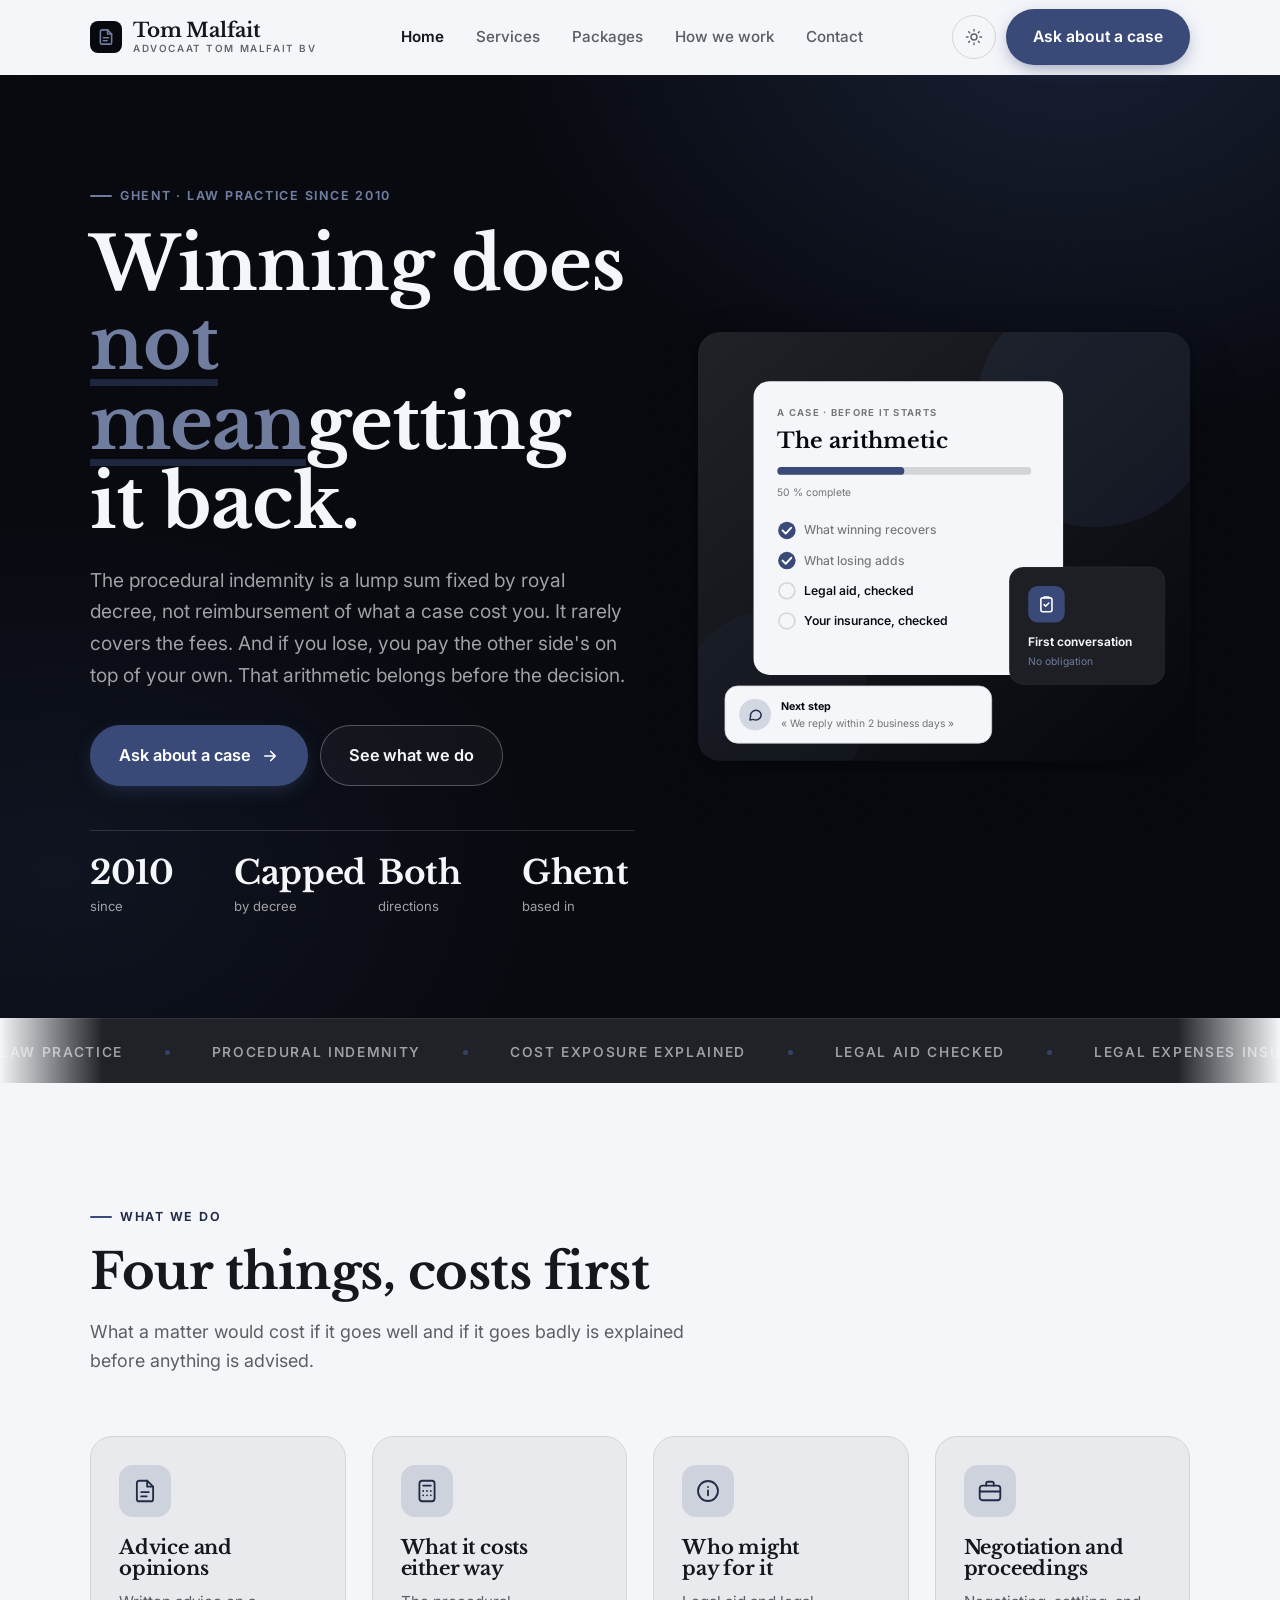
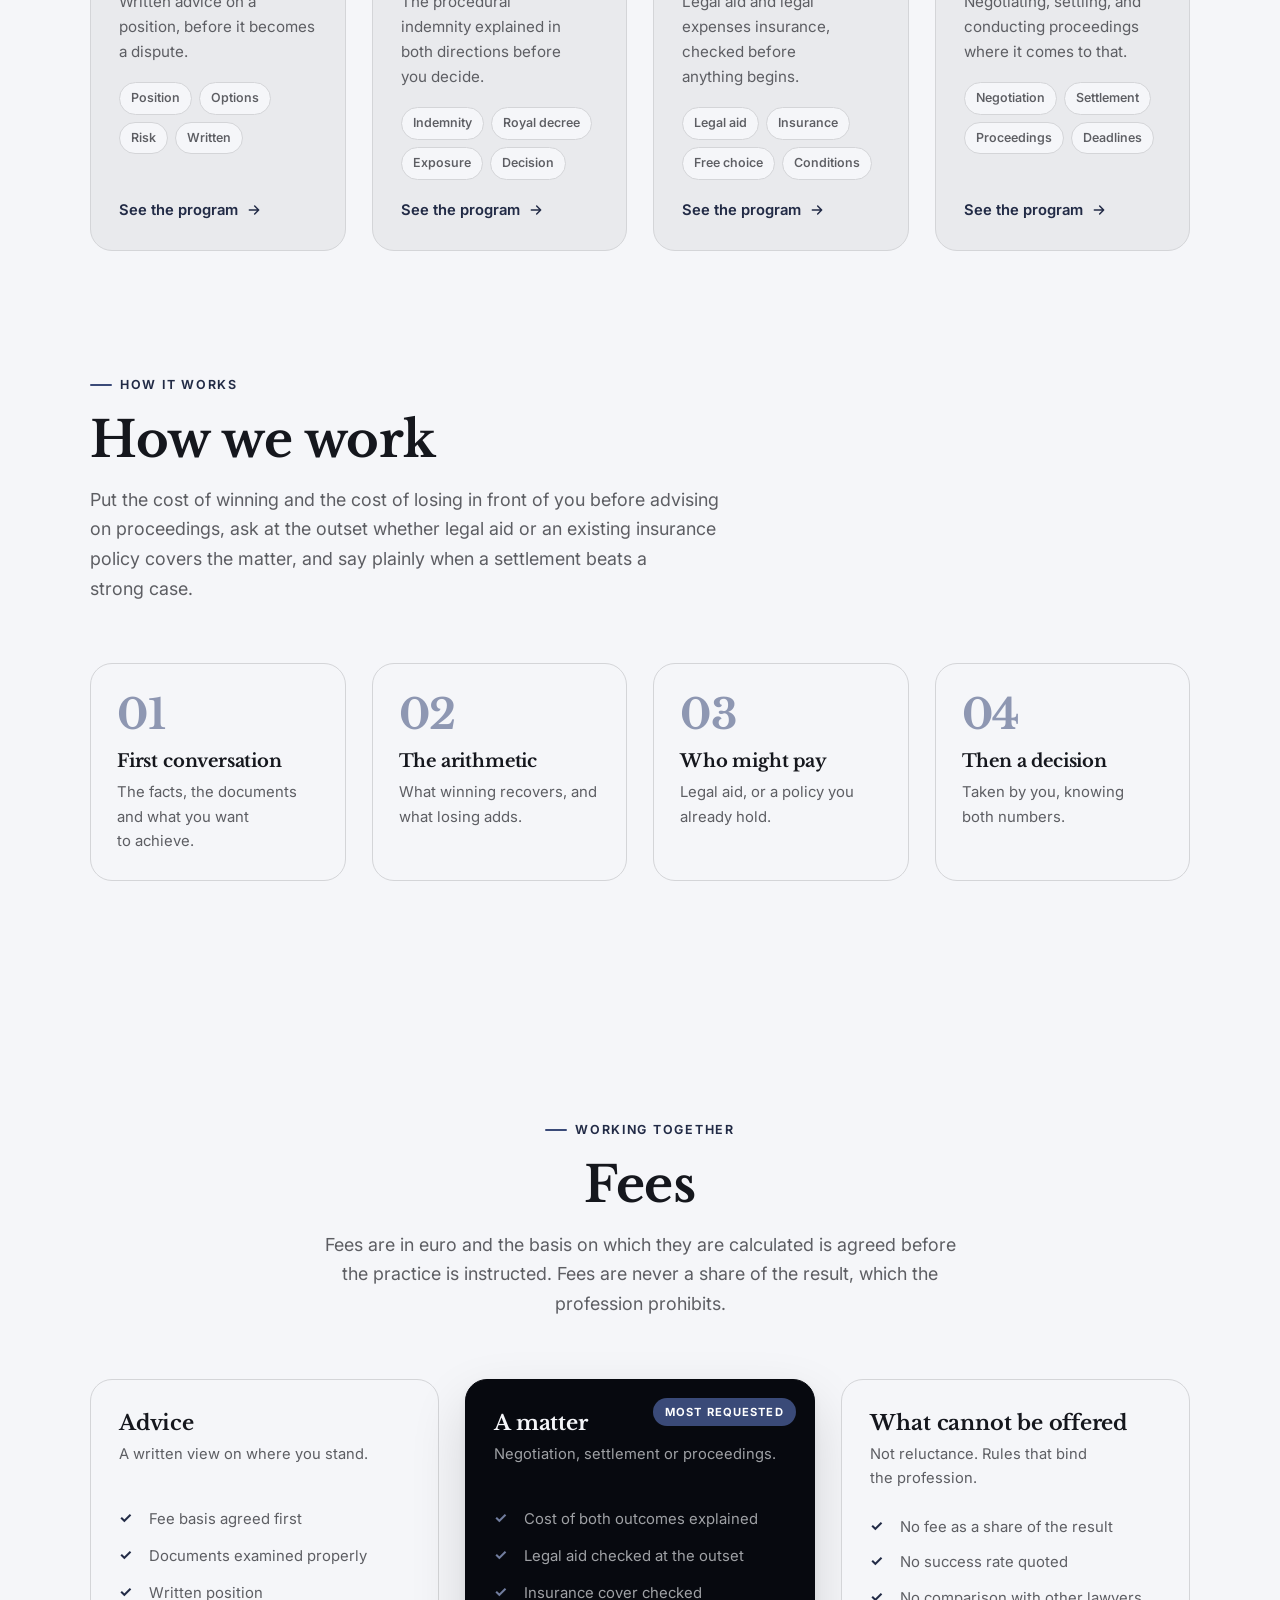
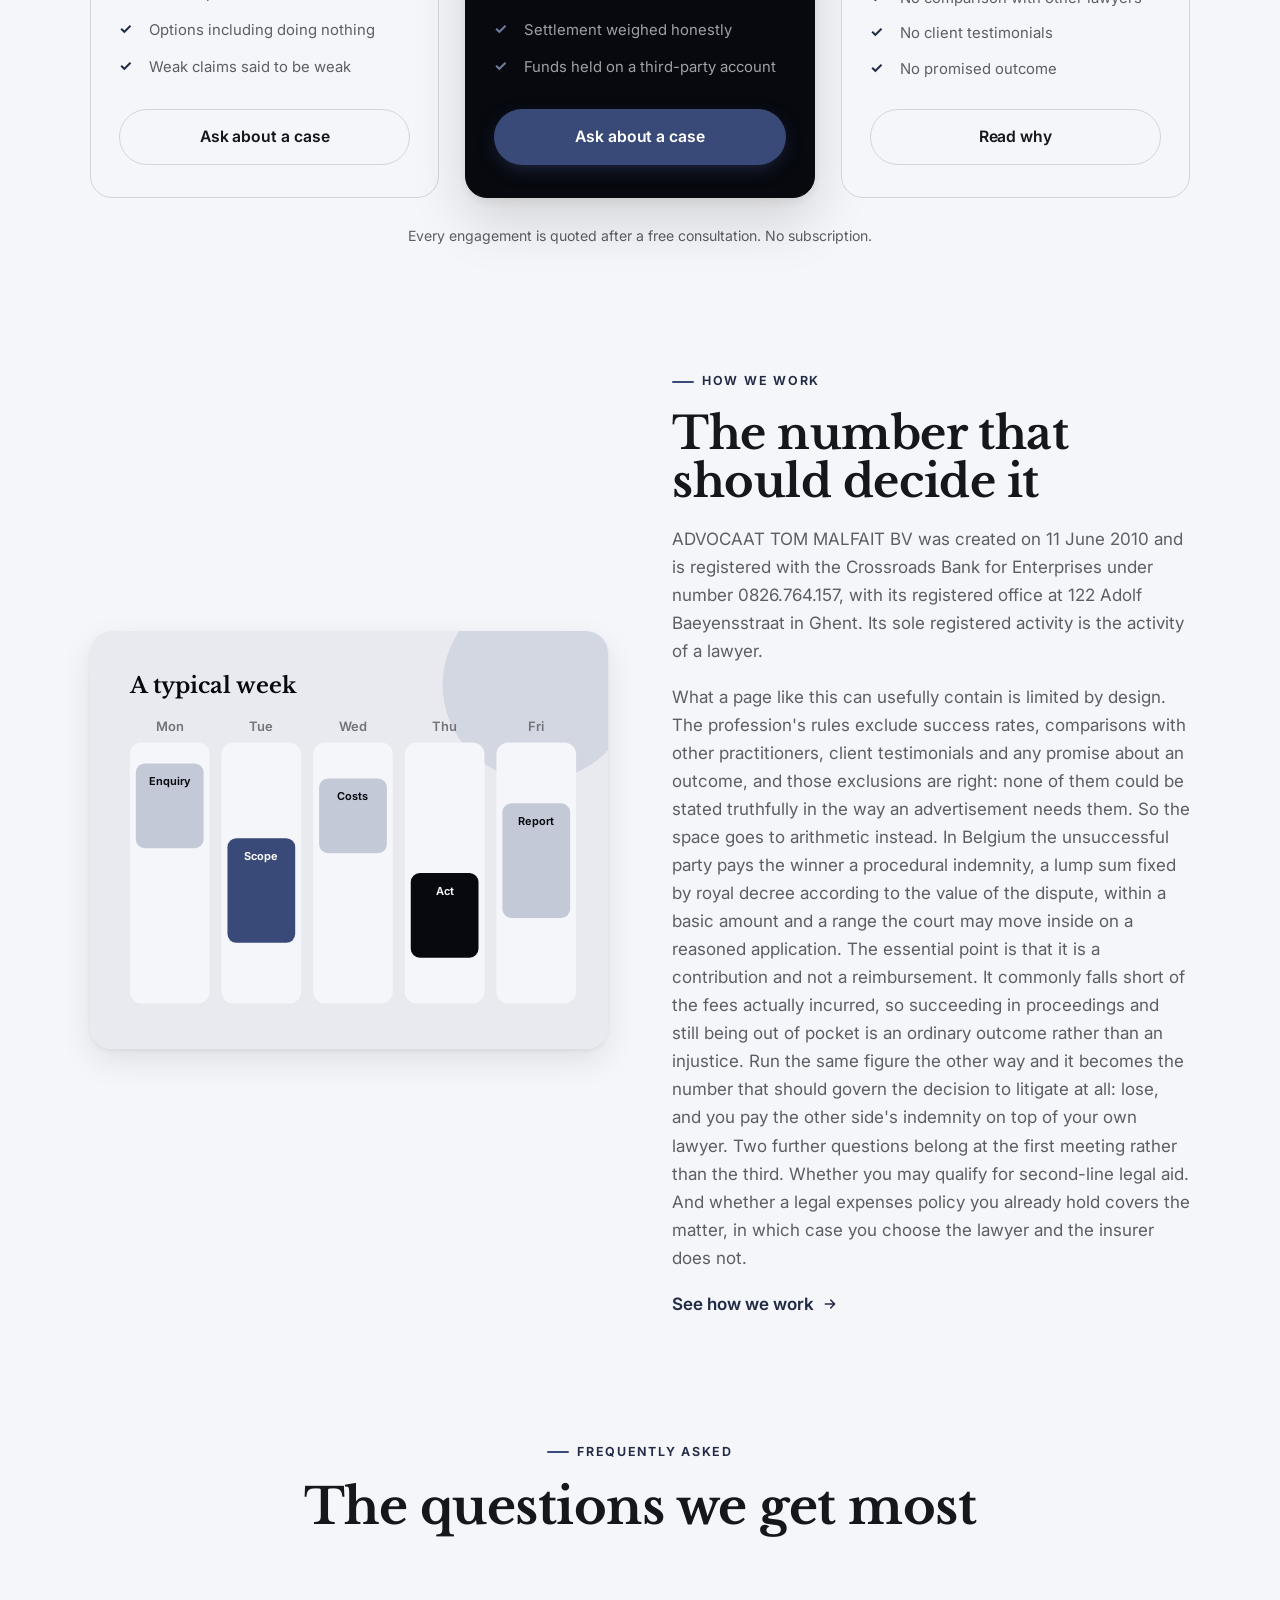
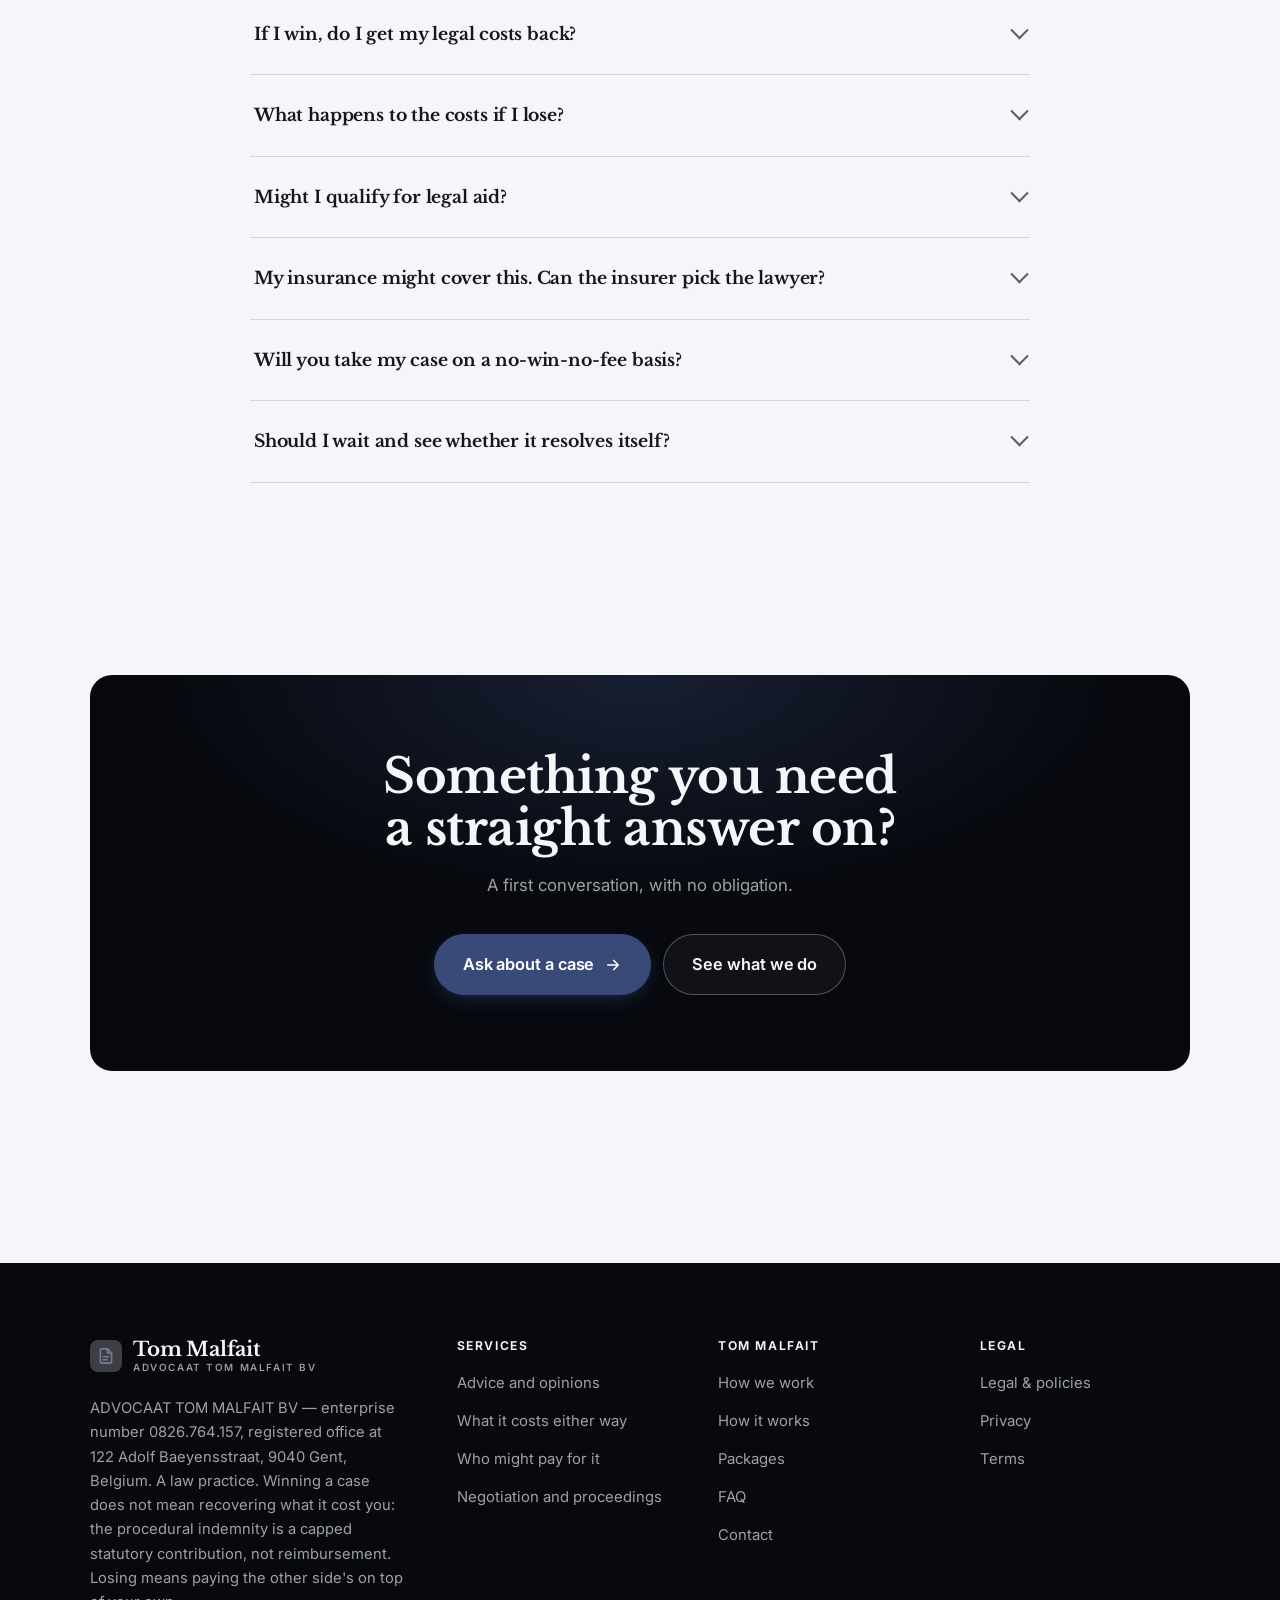
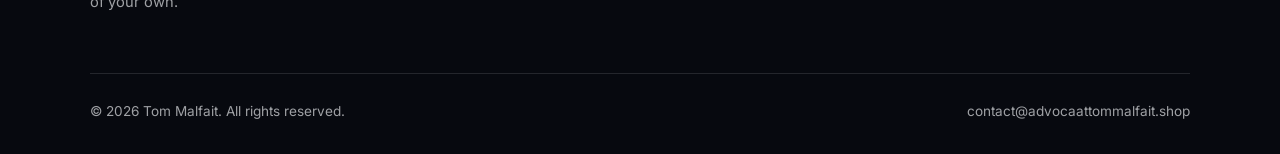
<file: index.html>
<!DOCTYPE html>
<html lang="en" class="no-js">
<head>
<meta charset="utf-8">
<meta name="viewport" content="width=device-width, initial-scale=1">
<title>ADVOCAAT TOM MALFAIT — law practice, Ghent</title>
<meta name="description" content="ADVOCAAT TOM MALFAIT BV, a law practice in Ghent since 2010. What winning actually recovers, what losing adds, legal aid and legal expenses insurance explained first.">
<link rel="canonical" href="https://advocaattommalfait.shop/">

<meta property="og:type" content="website">
<meta property="og:url" content="https://advocaattommalfait.shop/">
<meta property="og:site_name" content="Tom Malfait">
<meta property="og:locale" content="en_US">
<meta property="og:title" content="ADVOCAAT TOM MALFAIT — law practice, Ghent">
<meta property="og:description" content="ADVOCAAT TOM MALFAIT BV, a law practice in Ghent since 2010. What winning actually recovers, what losing adds, legal aid and legal expenses insurance explained first.">
<meta name="theme-color" content="#07090f">

<link rel="icon" href="assets/img/favicon.svg" type="image/svg+xml">
<link rel="preconnect" href="https://fonts.googleapis.com">
<link rel="preconnect" href="https://fonts.gstatic.com" crossorigin>
<link rel="stylesheet" href="https://fonts.googleapis.com/css2?family=Libre+Baskerville:wght@400;700&family=Inter:wght@400..700&display=swap">
<link rel="stylesheet" href="assets/css/style.css">

<!-- Thème appliqué avant le premier rendu (évite le flash) -->
<script>
document.documentElement.classList.remove('no-js');
(function(){try{var t=localStorage.getItem('site-theme');if(t){document.documentElement.setAttribute('data-theme',t);}}catch(e){}})();
</script>
<script type="application/ld+json">
{
  "@context": "https://schema.org",
  "@type": "Organization",
  "name": "Tom Malfait",
  "url": "https://advocaattommalfait.shop/",
  "email": "contact@advocaattommalfait.shop",
  "description": "ADVOCAAT TOM MALFAIT BV, a law practice in Ghent since 2010. What winning actually recovers, what losing adds, legal aid and legal expenses insurance explained first.",
  "areaServed": "US",
  "knowsLanguage": "en"
}
</script>
</head>

<body>
<a class="skip-link" href="#main">Skip to main content</a>

<header class="site-header">
  <nav class="wrap nav" aria-label="Main navigation">
    <a class="brand" href="index.html">
      <svg class="brand__mark" viewBox="0 0 64 64" aria-hidden="true">
        <rect class="bm-bg" width="64" height="64" rx="16"/>
        <g class="bm-ic" transform="translate(14 14) scale(1.5)" fill="none" stroke-width="2.1" stroke-linecap="round" stroke-linejoin="round"><path d="M14 2.5H6.5A2 2 0 0 0 4.5 4.5v15a2 2 0 0 0 2 2h11a2 2 0 0 0 2-2V8z"/><path d="M14 2.5V8h5.5M8.5 13h7M8.5 17h5"/></g>
      </svg>
      <span>Tom Malfait<span class="brand__sub">ADVOCAAT TOM MALFAIT BV</span></span>
    </a>

    <ul class="nav__links" id="nav-links">
      <li><a href="index.html" aria-current="page">Home</a></li>
      <li><a href="programs.html">Services</a></li>
      <li><a href="index.html#pricing">Packages</a></li>
      <li><a href="about.html">How we work</a></li>
      <li><a href="contact.html">Contact</a></li>
      <li><a class="btn btn--primary" href="contact.html">Ask about a case</a></li>
    </ul>

    <div class="nav__cta">
      <button class="theme-toggle" type="button" aria-label="Switch to dark theme">
        <svg class="icon-sun" viewBox="0 0 24 24" fill="none" stroke="currentColor" stroke-width="1.8" stroke-linecap="round" aria-hidden="true"><circle cx="12" cy="12" r="4"/><path d="M12 2v2m0 16v2M2 12h2m16 0h2M4.9 4.9l1.4 1.4m11.4 11.4 1.4 1.4M19.1 4.9l-1.4 1.4M6.3 17.7l-1.4 1.4"/></svg>
        <svg class="icon-moon" viewBox="0 0 24 24" fill="none" stroke="currentColor" stroke-width="1.8" stroke-linecap="round" stroke-linejoin="round" aria-hidden="true"><path d="M21 12.8A9 9 0 1 1 11.2 3a7 7 0 0 0 9.8 9.8z"/></svg>
      </button>
      <a class="btn btn--primary" href="contact.html">Ask about a case</a>
      <button class="nav__toggle" type="button" aria-expanded="false" aria-controls="nav-links" aria-label="Open menu">
        <svg class="icon-open" viewBox="0 0 24 24" fill="none" stroke="currentColor" stroke-width="2" stroke-linecap="round" aria-hidden="true"><path d="M3 6h18M3 12h18M3 18h18"/></svg>
        <svg class="icon-close" viewBox="0 0 24 24" fill="none" stroke="currentColor" stroke-width="2" stroke-linecap="round" aria-hidden="true"><path d="M6 6l12 12M18 6L6 18"/></svg>
      </button>
    </div>
  </nav>
</header>

<main id="main">

<section class="hero">
  <div class="wrap hero__inner">
    <div>
      <span class="eyebrow hero__eyebrow">Ghent · Law practice since 2010</span>
      <h1>Winning does<br> <em>not mean</em>getting it back.</h1>
      <p class="hero__lede">The procedural indemnity is a lump sum fixed by royal decree, not reimbursement of what a case cost you. It rarely covers the fees. And if you lose, you pay the other side's on top of your own. That arithmetic belongs before the decision.</p>

      <div class="hero__actions">
        <a class="btn btn--primary btn--lg" href="contact.html">Ask about a case <svg viewBox="0 0 24 24" fill="none" stroke="currentColor" stroke-width="2.2" stroke-linecap="round" stroke-linejoin="round" aria-hidden="true"><path d="M5 12h14M13 6l6 6-6 6"/></svg></a>
        <a class="btn btn--on-dark btn--lg" href="programs.html">See what we do</a>
      </div>

      <ul class="hero__proof">
        <li><span class="stat__num">2010</span><span class="stat__label">since</span></li>
        <li><span class="stat__num">Capped</span><span class="stat__label">by decree</span></li>
        <li><span class="stat__num">Both</span><span class="stat__label">directions</span></li>
        <li><span class="stat__num">Ghent</span><span class="stat__label">based in</span></li>
      </ul>
    </div>

    <div class="hero__art">
      <svg viewBox="0 0 620 540" role="img" aria-label="The cost arithmetic explained before a case is advised or started.">
        <defs>
          <linearGradient id="hbg" x1="0" y1="0" x2="1" y2="1">
            <stop offset="0" stop-color="#202227"/><stop offset="1" stop-color="#06070c"/>
          </linearGradient>
        </defs>
        <rect width="620" height="540" rx="22" fill="url(#hbg)"/>
        <circle cx="500" cy="96" r="150" fill="#3a4a78" opacity=".16"/>
        <circle cx="96" cy="470" r="120" fill="#3a4a78" opacity=".08"/>

        <g style="font-family: var(--font-body)">
          <!-- Carte programme -->
          <rect x="70" y="62" width="390" height="370" rx="20" fill="#f5f6f9"/>
          <text x="100" y="106" font-size="12" font-weight="650" letter-spacing="1.6" fill="#727478">A CASE · BEFORE IT STARTS</text>
          <text x="100" y="146" font-size="27" font-weight="700" fill="#07090f" style="font-family: var(--font-display)">The arithmetic</text>
          <rect x="100" y="170" width="320" height="10" rx="5" fill="#d4d5d8"/>
          <rect x="100" y="170" width="160" height="10" rx="5" fill="#3a4a78"/>
          <text x="100" y="206" font-size="13" fill="#727478">50 % complete</text>
          <circle cx="112" cy="250" r="11" fill="#3a4a78"/><path d="M106.5 250l4 4 7-7.5" fill="none" stroke="#ffffff" stroke-width="2.4" stroke-linecap="round" stroke-linejoin="round"/><text x="134" y="255" font-size="15.5" fill="#727478" font-weight="450">What winning recovers</text>
          <circle cx="112" cy="288" r="11" fill="#3a4a78"/><path d="M106.5 288l4 4 7-7.5" fill="none" stroke="#ffffff" stroke-width="2.4" stroke-linecap="round" stroke-linejoin="round"/><text x="134" y="293" font-size="15.5" fill="#727478" font-weight="450">What losing adds</text>
          <circle cx="112" cy="326" r="10" fill="none" stroke="#d4d5d8" stroke-width="2"/><text x="134" y="331" font-size="15.5" fill="#07090f" font-weight="560">Legal aid, checked</text>
          <circle cx="112" cy="364" r="10" fill="none" stroke="#d4d5d8" stroke-width="2"/><text x="134" y="369" font-size="15.5" fill="#07090f" font-weight="560">Your insurance, checked</text>

          <!-- Carte séance -->
          <rect x="392" y="296" width="196" height="148" rx="18" fill="#1d1f25" stroke="#ffffff" stroke-opacity=".08"/>
          <rect x="416" y="320" width="46" height="46" rx="12" fill="#3a4a78"/>
          <g transform="translate(427 331)" fill="none" stroke="#ffffff" color="#ffffff" stroke-width="2" stroke-linecap="round" stroke-linejoin="round"><rect x="5" y="4" width="14" height="17.5" rx="2.5"/><path d="M9 4V3h6v1M9 12.5l2 2 4-4"/></g>
          <text x="416" y="396" font-size="15" font-weight="650" fill="#f5f6f9">First conversation</text>
          <text x="416" y="420" font-size="13" fill="#717d9e">No obligation</text>

          <!-- Retour du coach -->
          <rect x="34" y="446" width="336" height="72" rx="16" fill="#f5f6f9" stroke="#d4d5d8"/>
          <circle cx="72" cy="482" r="20" fill="#d3d7e2"/>
          <g transform="translate(62 472) scale(.84)" fill="none" stroke="#26304e" stroke-width="2.2" stroke-linecap="round" stroke-linejoin="round"><path d="M21 12a8 8 0 0 1-11.6 7.1L4 20l1-4.6A8 8 0 1 1 21 12z"/></g>
          <text x="104" y="476" font-size="13.5" font-weight="700" fill="#07090f">Next step</text>
          <text x="104" y="498" font-size="13" fill="#727478">« We reply within 2 business days »</text>
        </g>
      </svg>
    </div>
  </div>
</section>

<div class="marquee" aria-hidden="true">
  <div class="marquee__track"><span>Law practice</span><span>Procedural indemnity</span><span>Cost exposure explained</span><span>Legal aid checked</span><span>Legal expenses insurance</span><span>Free choice of lawyer</span><span>Third-party account</span><span>Professional secrecy</span><span>Ghent</span><span>Since 2010</span><span>Law practice</span><span>Procedural indemnity</span><span>Cost exposure explained</span><span>Legal aid checked</span><span>Legal expenses insurance</span><span>Free choice of lawyer</span><span>Third-party account</span><span>Professional secrecy</span><span>Ghent</span><span>Since 2010</span></div>
</div>

<section class="section wrap" id="programs">
  <div class="section-head reveal">
    <span class="eyebrow">What we do</span>
    <h2>Four things, costs first</h2>
    <p>What a matter would cost if it goes well and if it goes badly is explained before anything is advised.</p>
  </div>
  <div class="grid grid--4 reveal-group">
    <a class="card" href="programs.html#advice">
      <div class="card__icon"><svg viewBox="0 0 24 24" fill="none" stroke="currentColor" stroke-width="1.7" stroke-linecap="round" stroke-linejoin="round" aria-hidden="true"><path d="M14 2.5H6.5A2 2 0 0 0 4.5 4.5v15a2 2 0 0 0 2 2h11a2 2 0 0 0 2-2V8z"/><path d="M14 2.5V8h5.5M8.5 13h7M8.5 17h5"/></svg></div>
      <h3>Advice and opinions</h3>
      <p>Written advice on a position, before it becomes a dispute.</p>
      <ul class="tags"><li>Position</li><li>Options</li><li>Risk</li><li>Written</li></ul>
      <span class="arrow-link">See the program <svg viewBox="0 0 24 24" fill="none" stroke="currentColor" stroke-width="2.2" stroke-linecap="round" stroke-linejoin="round" aria-hidden="true"><path d="M5 12h14M13 6l6 6-6 6"/></svg></span>
    </a>
    <a class="card" href="programs.html#costs">
      <div class="card__icon"><svg viewBox="0 0 24 24" fill="none" stroke="currentColor" stroke-width="1.7" stroke-linecap="round" stroke-linejoin="round" aria-hidden="true"><rect x="5" y="2.5" width="14" height="19" rx="2.5"/><path d="M8.5 7h7M8.5 12h.01M12 12h.01M15.5 12h.01M8.5 16h.01M12 16h.01M15.5 16h.01"/></svg></div>
      <h3>What it costs either way</h3>
      <p>The procedural indemnity explained in both directions before you decide.</p>
      <ul class="tags"><li>Indemnity</li><li>Royal decree</li><li>Exposure</li><li>Decision</li></ul>
      <span class="arrow-link">See the program <svg viewBox="0 0 24 24" fill="none" stroke="currentColor" stroke-width="2.2" stroke-linecap="round" stroke-linejoin="round" aria-hidden="true"><path d="M5 12h14M13 6l6 6-6 6"/></svg></span>
    </a>
    <a class="card" href="programs.html#funding">
      <div class="card__icon"><svg viewBox="0 0 24 24" fill="none" stroke="currentColor" stroke-width="1.7" stroke-linecap="round" stroke-linejoin="round" aria-hidden="true"><circle cx="12" cy="12" r="9.2"/><path d="M12 16v-4.5M12 8.2v.1"/></svg></div>
      <h3>Who might pay for it</h3>
      <p>Legal aid and legal expenses insurance, checked before anything begins.</p>
      <ul class="tags"><li>Legal aid</li><li>Insurance</li><li>Free choice</li><li>Conditions</li></ul>
      <span class="arrow-link">See the program <svg viewBox="0 0 24 24" fill="none" stroke="currentColor" stroke-width="2.2" stroke-linecap="round" stroke-linejoin="round" aria-hidden="true"><path d="M5 12h14M13 6l6 6-6 6"/></svg></span>
    </a>
    <a class="card" href="programs.html#proceedings">
      <div class="card__icon"><svg viewBox="0 0 24 24" fill="none" stroke="currentColor" stroke-width="1.7" stroke-linecap="round" stroke-linejoin="round" aria-hidden="true"><rect x="2.5" y="7" width="19" height="13.5" rx="2.5"/><path d="M8.5 7V5a1.5 1.5 0 0 1 1.5-1.5h4A1.5 1.5 0 0 1 15.5 5v2M2.5 12.5h19"/></svg></div>
      <h3>Negotiation and proceedings</h3>
      <p>Negotiating, settling, and conducting proceedings where it comes to that.</p>
      <ul class="tags"><li>Negotiation</li><li>Settlement</li><li>Proceedings</li><li>Deadlines</li></ul>
      <span class="arrow-link">See the program <svg viewBox="0 0 24 24" fill="none" stroke="currentColor" stroke-width="2.2" stroke-linecap="round" stroke-linejoin="round" aria-hidden="true"><path d="M5 12h14M13 6l6 6-6 6"/></svg></span>
    </a>
  </div>
</section>

<section class="section section--flush wrap" id="how-it-works">
  <div class="section-head reveal">
    <span class="eyebrow">How it works</span>
    <h2>How we work</h2>
    <p>Put the cost of winning and the cost of losing in front of you before advising on proceedings, ask at the outset whether legal aid or an existing insurance policy covers the matter, and say plainly when a settlement beats a strong case.</p>
  </div>
  <div class="grid grid--4 steps reveal-group">
    <article class="step">
      <h3>First conversation</h3>
      <p>The facts, the documents and what you want to achieve.</p>
    </article>
    <article class="step">
      <h3>The arithmetic</h3>
      <p>What winning recovers, and what losing adds.</p>
    </article>
    <article class="step">
      <h3>Who might pay</h3>
      <p>Legal aid, or a policy you already hold.</p>
    </article>
    <article class="step">
      <h3>Then a decision</h3>
      <p>Taken by you, knowing both numbers.</p>
    </article>
  </div>
</section>

<section class="section wrap" id="pricing">
  <div class="section-head section-head--center reveal">
    <span class="eyebrow">Working together</span>
    <h2>Fees</h2>
    <p>Fees are in euro and the basis on which they are calculated is agreed before the practice is instructed. Fees are never a share of the result, which the profession prohibits.</p>
  </div>
  <div class="grid grid--3 plans reveal-group">
    <article class="plan">
      
      <h3>Advice</h3>
      <p class="plan__desc">A written view on where you stand.</p>
      
      <ul class="plan__features">
        <li>Fee basis agreed first</li>
        <li>Documents examined properly</li>
        <li>Written position</li>
        <li>Options including doing nothing</li>
        <li>Weak claims said to be weak</li>
      </ul>
      <a class="btn btn--ghost btn--block" href="contact.html">Ask about a case</a>
    </article>
    <article class="plan plan--featured">
      <span class="plan__tag">Most requested</span>
      <h3>A matter</h3>
      <p class="plan__desc">Negotiation, settlement or proceedings.</p>
      
      <ul class="plan__features">
        <li>Cost of both outcomes explained</li>
        <li>Legal aid checked at the outset</li>
        <li>Insurance cover checked</li>
        <li>Settlement weighed honestly</li>
        <li>Funds held on a third-party account</li>
      </ul>
      <a class="btn btn--primary btn--block" href="contact.html">Ask about a case</a>
    </article>
    <article class="plan">
      
      <h3>What cannot be offered</h3>
      <p class="plan__desc">Not reluctance. Rules that bind the profession.</p>
      
      <ul class="plan__features">
        <li>No fee as a share of the result</li>
        <li>No success rate quoted</li>
        <li>No comparison with other lawyers</li>
        <li>No client testimonials</li>
        <li>No promised outcome</li>
      </ul>
      <a class="btn btn--ghost btn--block" href="contact.html">Read why</a>
    </article>
  </div>
  <p class="plans-note">Every engagement is quoted after a free consultation. No subscription.</p>
</section>

<section class="section section--flush wrap">
  <div class="split reveal">
    <div class="split__art">
      <svg viewBox="0 0 520 420" role="img" aria-label="Example of a typical week: Enquiry, Scope, Costs, Act, Report.">
        <rect width="520" height="420" rx="20" fill="#e8eaf0"/>
        <circle cx="450" cy="54" r="96" fill="#3a4a78" opacity=".12"/>
        <g style="font-family: var(--font-body)">
        <text x="40" y="62" font-size="22" font-weight="700" fill="#07090f" style="font-family: var(--font-display)">A typical week</text>
        <text x="80" y="100" text-anchor="middle" font-size="13" font-weight="600" fill="#727478">Mon</text>
        <rect x="40" y="112" width="80" height="262" rx="12" fill="#f5f6f9"/>
        <rect x="46" y="133" width="68" height="85" rx="9" fill="#c4c9d7"/>
        <text x="80" y="155" text-anchor="middle" font-size="11" font-weight="650" fill="#07090f">Enquiry</text>
        <text x="172" y="100" text-anchor="middle" font-size="13" font-weight="600" fill="#727478">Tue</text>
        <rect x="132" y="112" width="80" height="262" rx="12" fill="#f5f6f9"/>
        <rect x="138" y="208" width="68" height="105" rx="9" fill="#3a4a78"/>
        <text x="172" y="230" text-anchor="middle" font-size="11" font-weight="650" fill="#ffffff">Scope</text>
        <text x="264" y="100" text-anchor="middle" font-size="13" font-weight="600" fill="#727478">Wed</text>
        <rect x="224" y="112" width="80" height="262" rx="12" fill="#f5f6f9"/>
        <rect x="230" y="148" width="68" height="75" rx="9" fill="#c4c9d7"/>
        <text x="264" y="170" text-anchor="middle" font-size="11" font-weight="650" fill="#07090f">Costs</text>
        <text x="356" y="100" text-anchor="middle" font-size="13" font-weight="600" fill="#727478">Thu</text>
        <rect x="316" y="112" width="80" height="262" rx="12" fill="#f5f6f9"/>
        <rect x="322" y="243" width="68" height="85" rx="9" fill="#07090f"/>
        <text x="356" y="265" text-anchor="middle" font-size="11" font-weight="650" fill="#f5f6f9">Act</text>
        <text x="448" y="100" text-anchor="middle" font-size="13" font-weight="600" fill="#727478">Fri</text>
        <rect x="408" y="112" width="80" height="262" rx="12" fill="#f5f6f9"/>
        <rect x="414" y="173" width="68" height="115" rx="9" fill="#c4c9d7"/>
        <text x="448" y="195" text-anchor="middle" font-size="11" font-weight="650" fill="#07090f">Report</text>
        </g>
      </svg>
    </div>
    <div>
      <span class="eyebrow">How we work</span>
      <h2>The number that should decide it</h2>
      <p>ADVOCAAT TOM MALFAIT BV was created on 11 June 2010 and is registered with the Crossroads Bank for Enterprises under number 0826.764.157, with its registered office at 122 Adolf Baeyensstraat in Ghent. Its sole registered activity is the activity of a lawyer.</p>
      <p>What a page like this can usefully contain is limited by design. The profession's rules exclude success rates, comparisons with other practitioners, client testimonials and any promise about an outcome, and those exclusions are right: none of them could be stated truthfully in the way an advertisement needs them. So the space goes to arithmetic instead. In Belgium the unsuccessful party pays the winner a procedural indemnity, a lump sum fixed by royal decree according to the value of the dispute, within a basic amount and a range the court may move inside on a reasoned application. The essential point is that it is a contribution and not a reimbursement. It commonly falls short of the fees actually incurred, so succeeding in proceedings and still being out of pocket is an ordinary outcome rather than an injustice. Run the same figure the other way and it becomes the number that should govern the decision to litigate at all: lose, and you pay the other side's indemnity on top of your own lawyer. Two further questions belong at the first meeting rather than the third. Whether you may qualify for second-line legal aid. And whether a legal expenses policy you already hold covers the matter, in which case you choose the lawyer and the insurer does not.</p>
      <p><a class="arrow-link" href="about.html">See how we work <svg viewBox="0 0 24 24" fill="none" stroke="currentColor" stroke-width="2.2" stroke-linecap="round" stroke-linejoin="round" aria-hidden="true"><path d="M5 12h14M13 6l6 6-6 6"/></svg></a></p>
    </div>
  </div>
</section>

<section class="section section--flush wrap" id="faq">
  <div class="section-head section-head--center reveal">
    <span class="eyebrow">Frequently asked</span>
    <h2>The questions we get most</h2>
  </div>
  <div class="faq reveal">
    <details>
      <summary>If I win, do I get my legal costs back?</summary>
      <p>Not in full, and usually not close to it. The unsuccessful party pays a procedural indemnity, which is a lump sum fixed by royal decree according to the value of the dispute, within a basic amount and a range the court can depart from on a reasoned request. It is a contribution towards your costs rather than a reimbursement of them, so winning and still being out of pocket is a normal result. Anyone suggesting the other side will simply pay your bill is not describing the Belgian system.</p>
    </details>
    <details>
      <summary>What happens to the costs if I lose?</summary>
      <p>You pay your own lawyer and, ordinarily, the other side's procedural indemnity as well. That combined exposure is the figure that should decide whether to start proceedings, and it is the one least often put in front of people before they commit. It gets explained here before anything is advised, because a decision to litigate taken without it is not really a decision.</p>
    </details>
    <details>
      <summary>Might I qualify for legal aid?</summary>
      <p>Possibly, and it is asked at the first meeting rather than left for you to discover. Second-line legal aid exists for those who meet the conditions, and a lawyer should tell you about it at the outset. It costs nothing to establish whether you qualify, and finding out after you have paid privately for several months is the worst possible sequence.</p>
    </details>
    <details>
      <summary>My insurance might cover this. Can the insurer pick the lawyer?</summary>
      <p>No, and this surprises almost everyone. Where a legal expenses insurance policy applies, the insured person has the free choice of their lawyer and the insurer cannot impose one. It is worth checking whether you hold such a policy before instructing anyone privately, because people are regularly insured for precisely the dispute they are paying for out of their own pocket.</p>
    </details>
    <details>
      <summary>Will you take my case on a no-win-no-fee basis?</summary>
      <p>No, and nobody in this profession in Belgium may. An agreement providing solely for a share of the proceeds of a case is prohibited for lawyers, so a percentage arrangement is not something being withheld from you, it is something the rules forbid. What you will get instead is the basis of the fees explained before the practice is instructed, and an honest view of whether the matter is worth pursuing at all.</p>
    </details>
    <details>
      <summary>Should I wait and see whether it resolves itself?</summary>
      <p>Often not, because of time limits. Limitation periods and procedural deadlines apply to claims and to steps in proceedings, and the expiry of one can extinguish a right regardless of how strong that right was. A matter that might be time-sensitive is worth raising early even if you are undecided about pursuing it. The first conversation costs you nothing and can establish whether a clock is running.</p>
    </details>
  </div>
</section>

<section class="wrap section--tight">
  <div class="cta-band reveal">
    <h2>Something you need a straight answer on?</h2>
    <p>A first conversation, with no obligation.</p>
    <div class="hero__actions">
      <a class="btn btn--primary btn--lg" href="contact.html">Ask about a case <svg viewBox="0 0 24 24" fill="none" stroke="currentColor" stroke-width="2.2" stroke-linecap="round" stroke-linejoin="round" aria-hidden="true"><path d="M5 12h14M13 6l6 6-6 6"/></svg></a>
      <a class="btn btn--on-dark btn--lg" href="programs.html">See what we do</a>
    </div>
  </div>
</section>

</main>

<footer class="site-footer">
  <div class="wrap">
    <div class="footer__grid">
      <div class="footer__brand">
        <a class="brand" href="index.html">
          <svg class="brand__mark" viewBox="0 0 64 64" aria-hidden="true">
        <rect class="bm-bg" width="64" height="64" rx="16"/>
        <g class="bm-ic" transform="translate(14 14) scale(1.5)" fill="none" stroke-width="2.1" stroke-linecap="round" stroke-linejoin="round"><path d="M14 2.5H6.5A2 2 0 0 0 4.5 4.5v15a2 2 0 0 0 2 2h11a2 2 0 0 0 2-2V8z"/><path d="M14 2.5V8h5.5M8.5 13h7M8.5 17h5"/></g>
      </svg>
          <span>Tom Malfait<span class="brand__sub">ADVOCAAT TOM MALFAIT BV</span></span>
        </a>
        <p>ADVOCAAT TOM MALFAIT BV — enterprise number 0826.764.157, registered office at 122 Adolf Baeyensstraat, 9040 Gent, Belgium. A law practice. Winning a case does not mean recovering what it cost you: the procedural indemnity is a capped statutory contribution, not reimbursement. Losing means paying the other side's on top of your own.</p>
      </div>

      <div class="footer__col">
        <h4>Services</h4>
        <ul>
          <li><a href="programs.html#advice">Advice and opinions</a></li>
          <li><a href="programs.html#costs">What it costs either way</a></li>
          <li><a href="programs.html#funding">Who might pay for it</a></li>
          <li><a href="programs.html#proceedings">Negotiation and proceedings</a></li>
        </ul>
      </div>

      <div class="footer__col">
        <h4>Tom Malfait</h4>
        <ul>
          <li><a href="about.html">How we work</a></li>
          <li><a href="index.html#how-it-works">How it works</a></li>
          <li><a href="index.html#pricing">Packages</a></li>
          <li><a href="index.html#faq">FAQ</a></li>
          <li><a href="contact.html">Contact</a></li>
        </ul>
      </div>

      <div class="footer__col">
        <h4>Legal</h4>
        <ul>
          <li><a href="legal.html">Legal &amp; policies</a></li>
          <li><a href="legal.html#privacy">Privacy</a></li>
          <li><a href="legal.html#terms">Terms</a></li>
        </ul>
      </div>
    </div>

    <div class="footer__bottom">
      <p>© <span data-year>2026</span> Tom Malfait. All rights reserved.</p>
      <p><a href="mailto:contact@advocaattommalfait.shop">contact@advocaattommalfait.shop</a></p>
    </div>
  </div>
</footer>

<script src="assets/js/main.js" defer></script>
</body>
</html>
</file>
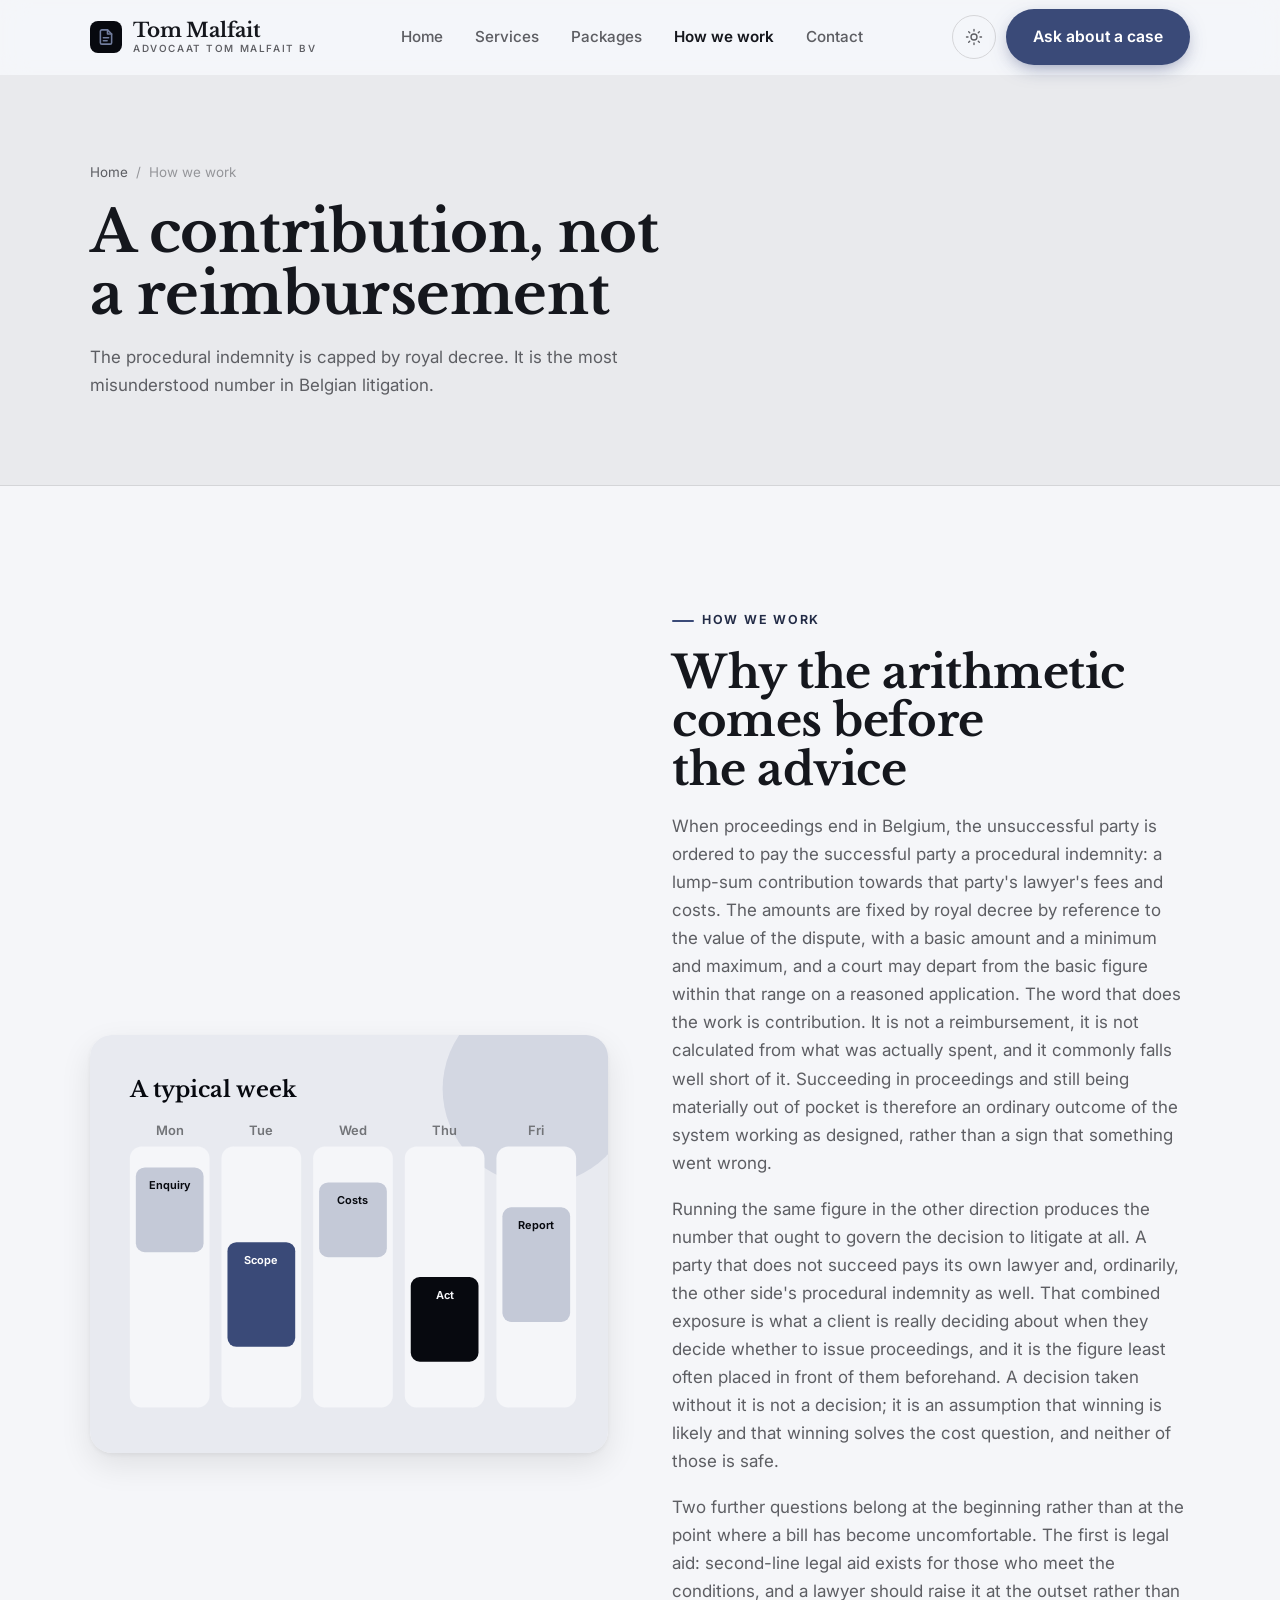
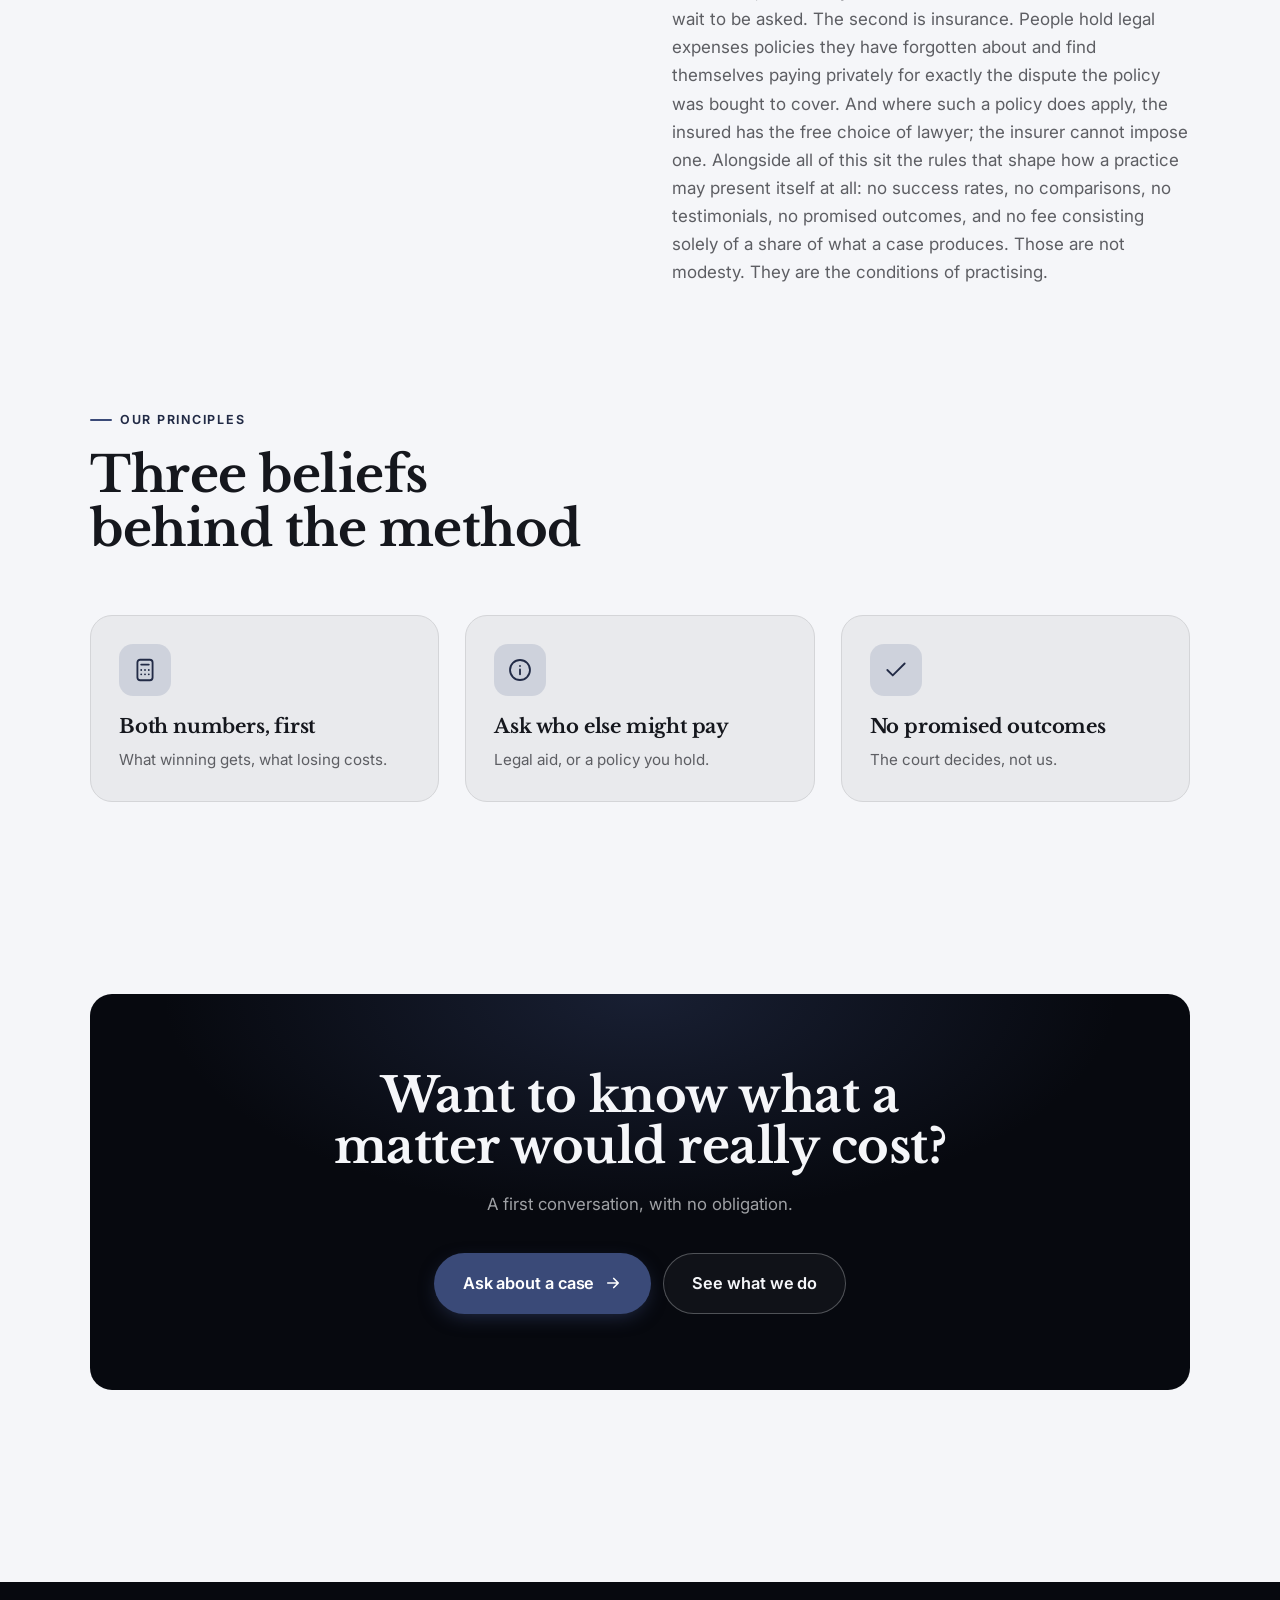
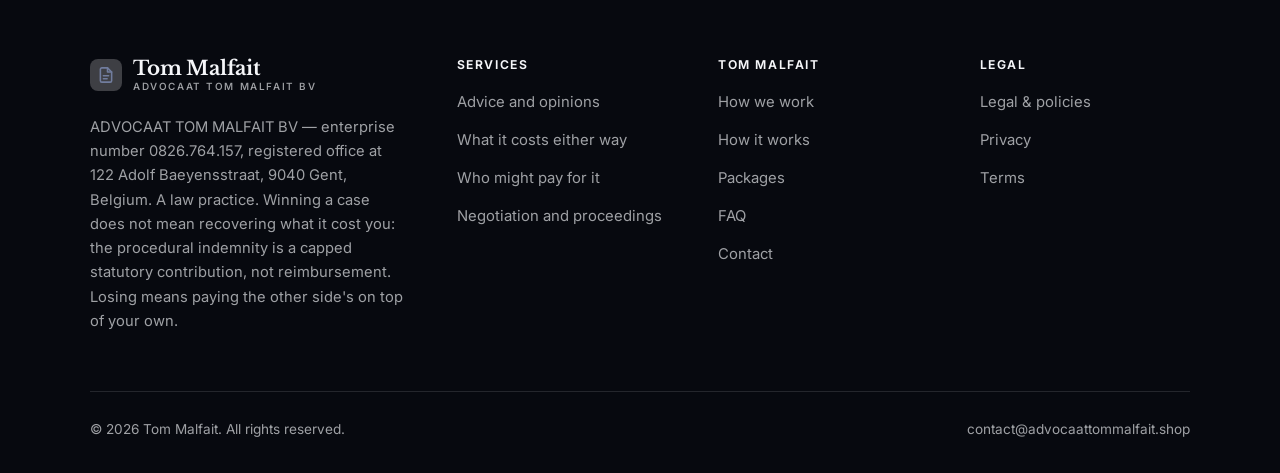
<file: about.html>
<!DOCTYPE html>
<html lang="en" class="no-js">
<head>
<meta charset="utf-8">
<meta name="viewport" content="width=device-width, initial-scale=1">
<title>How we work — Tom Malfait</title>
<meta name="description" content="About ADVOCAAT TOM MALFAIT BV, a law practice in Ghent working since 2010.">
<link rel="canonical" href="https://advocaattommalfait.shop/about.html">

<meta property="og:type" content="website">
<meta property="og:url" content="https://advocaattommalfait.shop/about.html">
<meta property="og:site_name" content="Tom Malfait">
<meta property="og:locale" content="en_US">
<meta property="og:title" content="How we work — Tom Malfait">
<meta property="og:description" content="About ADVOCAAT TOM MALFAIT BV, a law practice in Ghent working since 2010.">
<meta name="theme-color" content="#07090f">

<link rel="icon" href="assets/img/favicon.svg" type="image/svg+xml">
<link rel="preconnect" href="https://fonts.googleapis.com">
<link rel="preconnect" href="https://fonts.gstatic.com" crossorigin>
<link rel="stylesheet" href="https://fonts.googleapis.com/css2?family=Libre+Baskerville:wght@400;700&family=Inter:wght@400..700&display=swap">
<link rel="stylesheet" href="assets/css/style.css">

<!-- Thème appliqué avant le premier rendu (évite le flash) -->
<script>
document.documentElement.classList.remove('no-js');
(function(){try{var t=localStorage.getItem('site-theme');if(t){document.documentElement.setAttribute('data-theme',t);}}catch(e){}})();
</script>
</head>

<body>
<a class="skip-link" href="#main">Skip to main content</a>

<header class="site-header">
  <nav class="wrap nav" aria-label="Main navigation">
    <a class="brand" href="index.html">
      <svg class="brand__mark" viewBox="0 0 64 64" aria-hidden="true">
        <rect class="bm-bg" width="64" height="64" rx="16"/>
        <g class="bm-ic" transform="translate(14 14) scale(1.5)" fill="none" stroke-width="2.1" stroke-linecap="round" stroke-linejoin="round"><path d="M14 2.5H6.5A2 2 0 0 0 4.5 4.5v15a2 2 0 0 0 2 2h11a2 2 0 0 0 2-2V8z"/><path d="M14 2.5V8h5.5M8.5 13h7M8.5 17h5"/></g>
      </svg>
      <span>Tom Malfait<span class="brand__sub">ADVOCAAT TOM MALFAIT BV</span></span>
    </a>

    <ul class="nav__links" id="nav-links">
      <li><a href="index.html">Home</a></li>
      <li><a href="programs.html">Services</a></li>
      <li><a href="index.html#pricing">Packages</a></li>
      <li><a href="about.html" aria-current="page">How we work</a></li>
      <li><a href="contact.html">Contact</a></li>
      <li><a class="btn btn--primary" href="contact.html">Ask about a case</a></li>
    </ul>

    <div class="nav__cta">
      <button class="theme-toggle" type="button" aria-label="Switch to dark theme">
        <svg class="icon-sun" viewBox="0 0 24 24" fill="none" stroke="currentColor" stroke-width="1.8" stroke-linecap="round" aria-hidden="true"><circle cx="12" cy="12" r="4"/><path d="M12 2v2m0 16v2M2 12h2m16 0h2M4.9 4.9l1.4 1.4m11.4 11.4 1.4 1.4M19.1 4.9l-1.4 1.4M6.3 17.7l-1.4 1.4"/></svg>
        <svg class="icon-moon" viewBox="0 0 24 24" fill="none" stroke="currentColor" stroke-width="1.8" stroke-linecap="round" stroke-linejoin="round" aria-hidden="true"><path d="M21 12.8A9 9 0 1 1 11.2 3a7 7 0 0 0 9.8 9.8z"/></svg>
      </button>
      <a class="btn btn--primary" href="contact.html">Ask about a case</a>
      <button class="nav__toggle" type="button" aria-expanded="false" aria-controls="nav-links" aria-label="Open menu">
        <svg class="icon-open" viewBox="0 0 24 24" fill="none" stroke="currentColor" stroke-width="2" stroke-linecap="round" aria-hidden="true"><path d="M3 6h18M3 12h18M3 18h18"/></svg>
        <svg class="icon-close" viewBox="0 0 24 24" fill="none" stroke="currentColor" stroke-width="2" stroke-linecap="round" aria-hidden="true"><path d="M6 6l12 12M18 6L6 18"/></svg>
      </button>
    </div>
  </nav>
</header>

<main id="main">

<section class="page-head">
  <div class="wrap">
    <nav class="breadcrumb" aria-label="Breadcrumb">
      <a href="index.html">Home</a><span>/</span><span aria-current="page">How we work</span>
    </nav>
    <h1>A contribution, not a reimbursement</h1>
    <p>The procedural indemnity is capped by royal decree. It is the most misunderstood number in Belgian litigation.</p>
  </div>
</section>

<section class="section wrap">
  <div class="split reveal">
    <div class="split__art">
      <svg viewBox="0 0 520 420" role="img" aria-label="Example of a typical week: Enquiry, Scope, Costs, Act, Report.">
        <rect width="520" height="420" rx="20" fill="#e8eaf0"/>
        <circle cx="450" cy="54" r="96" fill="#3a4a78" opacity=".12"/>
        <g style="font-family: var(--font-body)">
        <text x="40" y="62" font-size="22" font-weight="700" fill="#07090f" style="font-family: var(--font-display)">A typical week</text>
        <text x="80" y="100" text-anchor="middle" font-size="13" font-weight="600" fill="#727478">Mon</text>
        <rect x="40" y="112" width="80" height="262" rx="12" fill="#f5f6f9"/>
        <rect x="46" y="133" width="68" height="85" rx="9" fill="#c4c9d7"/>
        <text x="80" y="155" text-anchor="middle" font-size="11" font-weight="650" fill="#07090f">Enquiry</text>
        <text x="172" y="100" text-anchor="middle" font-size="13" font-weight="600" fill="#727478">Tue</text>
        <rect x="132" y="112" width="80" height="262" rx="12" fill="#f5f6f9"/>
        <rect x="138" y="208" width="68" height="105" rx="9" fill="#3a4a78"/>
        <text x="172" y="230" text-anchor="middle" font-size="11" font-weight="650" fill="#ffffff">Scope</text>
        <text x="264" y="100" text-anchor="middle" font-size="13" font-weight="600" fill="#727478">Wed</text>
        <rect x="224" y="112" width="80" height="262" rx="12" fill="#f5f6f9"/>
        <rect x="230" y="148" width="68" height="75" rx="9" fill="#c4c9d7"/>
        <text x="264" y="170" text-anchor="middle" font-size="11" font-weight="650" fill="#07090f">Costs</text>
        <text x="356" y="100" text-anchor="middle" font-size="13" font-weight="600" fill="#727478">Thu</text>
        <rect x="316" y="112" width="80" height="262" rx="12" fill="#f5f6f9"/>
        <rect x="322" y="243" width="68" height="85" rx="9" fill="#07090f"/>
        <text x="356" y="265" text-anchor="middle" font-size="11" font-weight="650" fill="#f5f6f9">Act</text>
        <text x="448" y="100" text-anchor="middle" font-size="13" font-weight="600" fill="#727478">Fri</text>
        <rect x="408" y="112" width="80" height="262" rx="12" fill="#f5f6f9"/>
        <rect x="414" y="173" width="68" height="115" rx="9" fill="#c4c9d7"/>
        <text x="448" y="195" text-anchor="middle" font-size="11" font-weight="650" fill="#07090f">Report</text>
        </g>
      </svg>
    </div>
    <div>
      <span class="eyebrow">How we work</span>
      <h2>Why the arithmetic comes before the advice</h2>
      <p>When proceedings end in Belgium, the unsuccessful party is ordered to pay the successful party a procedural indemnity: a lump-sum contribution towards that party's lawyer's fees and costs. The amounts are fixed by royal decree by reference to the value of the dispute, with a basic amount and a minimum and maximum, and a court may depart from the basic figure within that range on a reasoned application. The word that does the work is contribution. It is not a reimbursement, it is not calculated from what was actually spent, and it commonly falls well short of it. Succeeding in proceedings and still being materially out of pocket is therefore an ordinary outcome of the system working as designed, rather than a sign that something went wrong.</p>
      <p>Running the same figure in the other direction produces the number that ought to govern the decision to litigate at all. A party that does not succeed pays its own lawyer and, ordinarily, the other side's procedural indemnity as well. That combined exposure is what a client is really deciding about when they decide whether to issue proceedings, and it is the figure least often placed in front of them beforehand. A decision taken without it is not a decision; it is an assumption that winning is likely and that winning solves the cost question, and neither of those is safe.</p>
      <p>Two further questions belong at the beginning rather than at the point where a bill has become uncomfortable. The first is legal aid: second-line legal aid exists for those who meet the conditions, and a lawyer should raise it at the outset rather than wait to be asked. The second is insurance. People hold legal expenses policies they have forgotten about and find themselves paying privately for exactly the dispute the policy was bought to cover. And where such a policy does apply, the insured has the free choice of lawyer; the insurer cannot impose one. Alongside all of this sit the rules that shape how a practice may present itself at all: no success rates, no comparisons, no testimonials, no promised outcomes, and no fee consisting solely of a share of what a case produces. Those are not modesty. They are the conditions of practising.</p>
      <!--
        TO DO: add a short introduction of the coach (name, real background),
        with a photo if possible. Do not invent credentials — see README.md.
      -->
    </div>
  </div>
</section>

<section class="section section--flush wrap">
  <div class="section-head reveal">
    <span class="eyebrow">Our principles</span>
    <h2>Three beliefs behind the method</h2>
  </div>
  <div class="grid grid--3 reveal-group">
    <article class="card">
      <div class="card__icon"><svg viewBox="0 0 24 24" fill="none" stroke="currentColor" stroke-width="1.7" stroke-linecap="round" stroke-linejoin="round" aria-hidden="true"><rect x="5" y="2.5" width="14" height="19" rx="2.5"/><path d="M8.5 7h7M8.5 12h.01M12 12h.01M15.5 12h.01M8.5 16h.01M12 16h.01M15.5 16h.01"/></svg></div>
      <h3>Both numbers, first</h3>
      <p>What winning gets, what losing costs.</p>
    </article>
    <article class="card">
      <div class="card__icon"><svg viewBox="0 0 24 24" fill="none" stroke="currentColor" stroke-width="1.7" stroke-linecap="round" stroke-linejoin="round" aria-hidden="true"><circle cx="12" cy="12" r="9.2"/><path d="M12 16v-4.5M12 8.2v.1"/></svg></div>
      <h3>Ask who else might pay</h3>
      <p>Legal aid, or a policy you hold.</p>
    </article>
    <article class="card">
      <div class="card__icon"><svg viewBox="0 0 24 24" fill="none" stroke="currentColor" stroke-width="1.7" stroke-linecap="round" stroke-linejoin="round" aria-hidden="true"><path d="M20 6 9 17l-5-5"/></svg></div>
      <h3>No promised outcomes</h3>
      <p>The court decides, not us.</p>
    </article>
  </div>
</section>

<section class="wrap section--tight">
  <div class="cta-band reveal">
    <h2>Want to know what a matter would really cost?</h2>
    <p>A first conversation, with no obligation.</p>
    <div class="hero__actions">
      <a class="btn btn--primary btn--lg" href="contact.html">Ask about a case <svg viewBox="0 0 24 24" fill="none" stroke="currentColor" stroke-width="2.2" stroke-linecap="round" stroke-linejoin="round" aria-hidden="true"><path d="M5 12h14M13 6l6 6-6 6"/></svg></a>
      <a class="btn btn--on-dark btn--lg" href="programs.html">See what we do</a>
    </div>
  </div>
</section>

</main>

<footer class="site-footer">
  <div class="wrap">
    <div class="footer__grid">
      <div class="footer__brand">
        <a class="brand" href="index.html">
          <svg class="brand__mark" viewBox="0 0 64 64" aria-hidden="true">
        <rect class="bm-bg" width="64" height="64" rx="16"/>
        <g class="bm-ic" transform="translate(14 14) scale(1.5)" fill="none" stroke-width="2.1" stroke-linecap="round" stroke-linejoin="round"><path d="M14 2.5H6.5A2 2 0 0 0 4.5 4.5v15a2 2 0 0 0 2 2h11a2 2 0 0 0 2-2V8z"/><path d="M14 2.5V8h5.5M8.5 13h7M8.5 17h5"/></g>
      </svg>
          <span>Tom Malfait<span class="brand__sub">ADVOCAAT TOM MALFAIT BV</span></span>
        </a>
        <p>ADVOCAAT TOM MALFAIT BV — enterprise number 0826.764.157, registered office at 122 Adolf Baeyensstraat, 9040 Gent, Belgium. A law practice. Winning a case does not mean recovering what it cost you: the procedural indemnity is a capped statutory contribution, not reimbursement. Losing means paying the other side's on top of your own.</p>
      </div>

      <div class="footer__col">
        <h4>Services</h4>
        <ul>
          <li><a href="programs.html#advice">Advice and opinions</a></li>
          <li><a href="programs.html#costs">What it costs either way</a></li>
          <li><a href="programs.html#funding">Who might pay for it</a></li>
          <li><a href="programs.html#proceedings">Negotiation and proceedings</a></li>
        </ul>
      </div>

      <div class="footer__col">
        <h4>Tom Malfait</h4>
        <ul>
          <li><a href="about.html">How we work</a></li>
          <li><a href="index.html#how-it-works">How it works</a></li>
          <li><a href="index.html#pricing">Packages</a></li>
          <li><a href="index.html#faq">FAQ</a></li>
          <li><a href="contact.html">Contact</a></li>
        </ul>
      </div>

      <div class="footer__col">
        <h4>Legal</h4>
        <ul>
          <li><a href="legal.html">Legal &amp; policies</a></li>
          <li><a href="legal.html#privacy">Privacy</a></li>
          <li><a href="legal.html#terms">Terms</a></li>
        </ul>
      </div>
    </div>

    <div class="footer__bottom">
      <p>© <span data-year>2026</span> Tom Malfait. All rights reserved.</p>
      <p><a href="mailto:contact@advocaattommalfait.shop">contact@advocaattommalfait.shop</a></p>
    </div>
  </div>
</footer>

<script src="assets/js/main.js" defer></script>
</body>
</html>
</file>
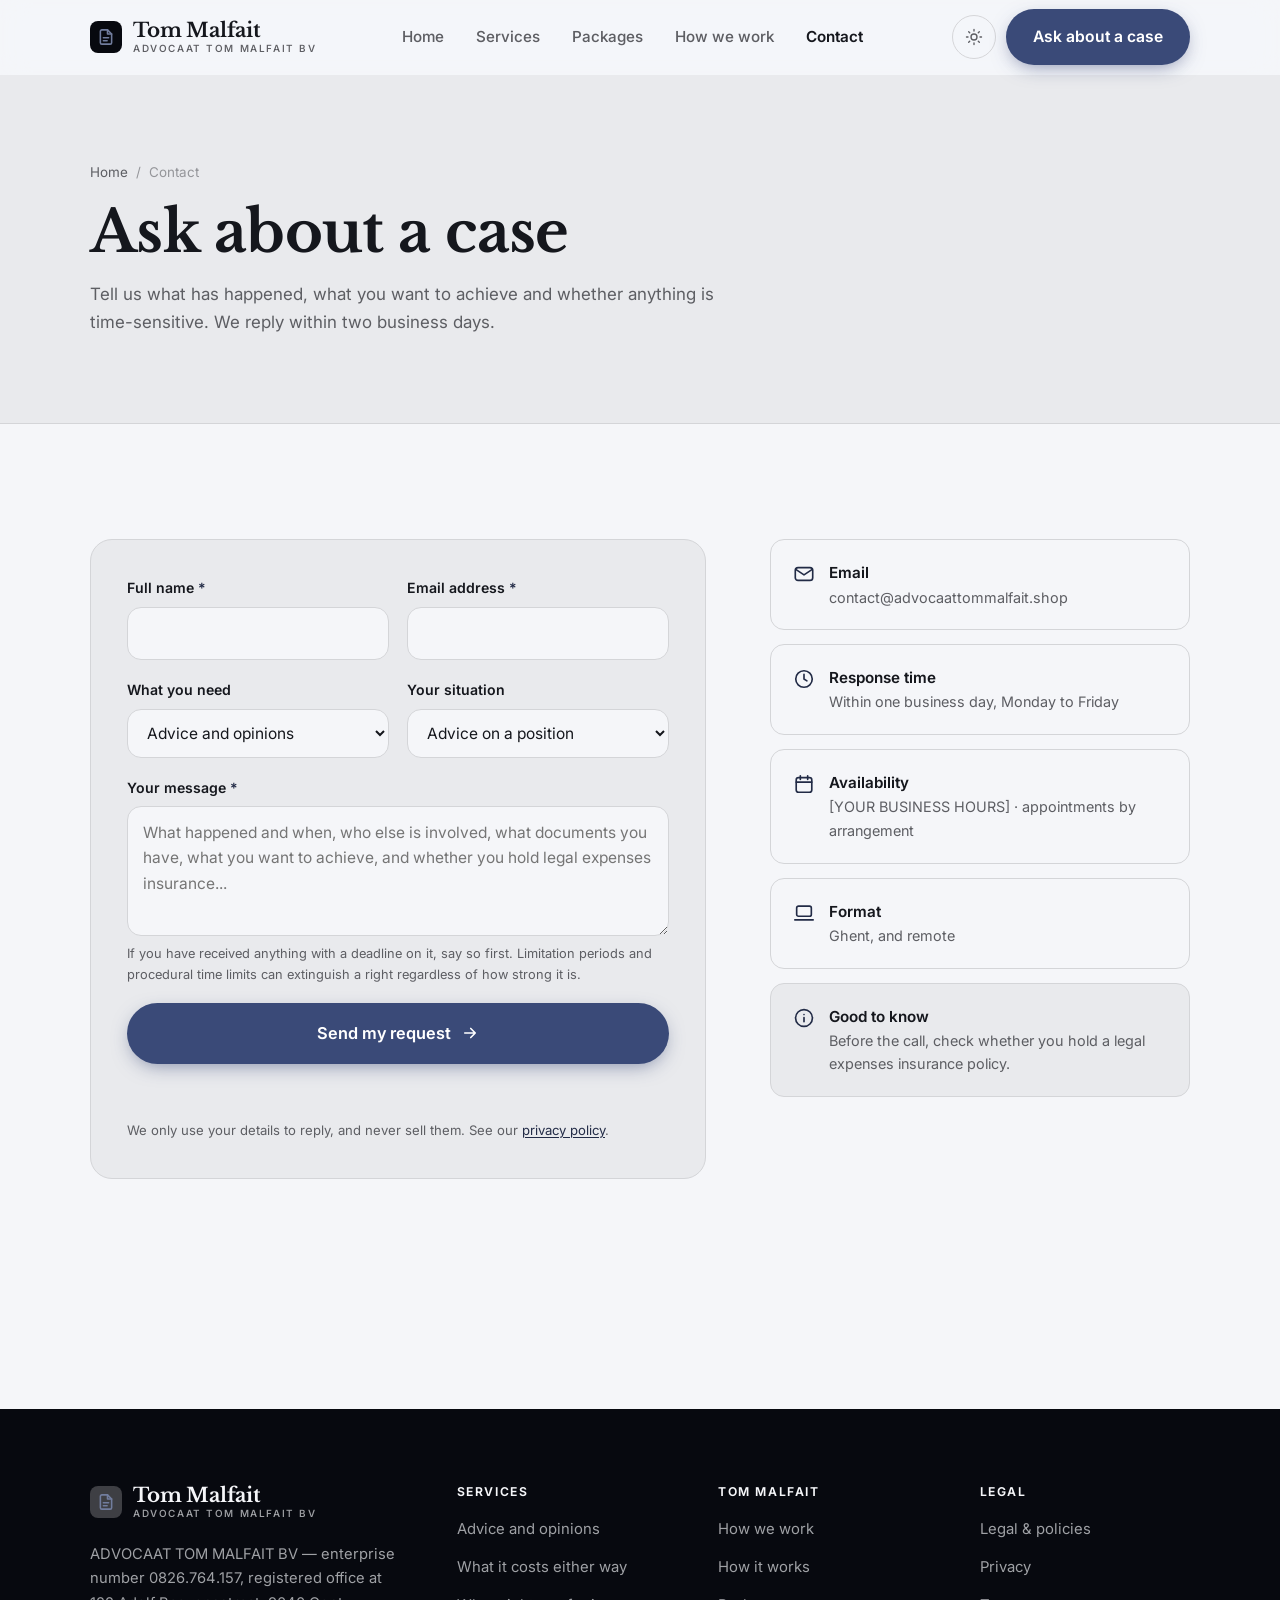
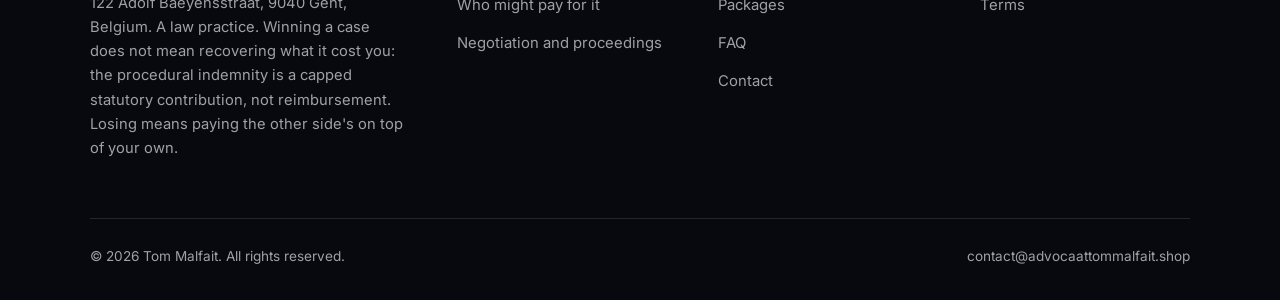
<file: contact.html>
<!DOCTYPE html>
<html lang="en" class="no-js">
<head>
<meta charset="utf-8">
<meta name="viewport" content="width=device-width, initial-scale=1">
<title>Contact — Tom Malfait</title>
<meta name="description" content="Contact ADVOCAAT TOM MALFAIT BV in Ghent about a legal matter. We reply within two business days.">
<link rel="canonical" href="https://advocaattommalfait.shop/contact.html">

<meta property="og:type" content="website">
<meta property="og:url" content="https://advocaattommalfait.shop/contact.html">
<meta property="og:site_name" content="Tom Malfait">
<meta property="og:locale" content="en_US">
<meta property="og:title" content="Contact — Tom Malfait">
<meta property="og:description" content="Contact ADVOCAAT TOM MALFAIT BV in Ghent about a legal matter. We reply within two business days.">
<meta name="theme-color" content="#07090f">

<link rel="icon" href="assets/img/favicon.svg" type="image/svg+xml">
<link rel="preconnect" href="https://fonts.googleapis.com">
<link rel="preconnect" href="https://fonts.gstatic.com" crossorigin>
<link rel="stylesheet" href="https://fonts.googleapis.com/css2?family=Libre+Baskerville:wght@400;700&family=Inter:wght@400..700&display=swap">
<link rel="stylesheet" href="assets/css/style.css">

<!-- Thème appliqué avant le premier rendu (évite le flash) -->
<script>
document.documentElement.classList.remove('no-js');
(function(){try{var t=localStorage.getItem('site-theme');if(t){document.documentElement.setAttribute('data-theme',t);}}catch(e){}})();
</script>
</head>

<body>
<a class="skip-link" href="#main">Skip to main content</a>

<header class="site-header">
  <nav class="wrap nav" aria-label="Main navigation">
    <a class="brand" href="index.html">
      <svg class="brand__mark" viewBox="0 0 64 64" aria-hidden="true">
        <rect class="bm-bg" width="64" height="64" rx="16"/>
        <g class="bm-ic" transform="translate(14 14) scale(1.5)" fill="none" stroke-width="2.1" stroke-linecap="round" stroke-linejoin="round"><path d="M14 2.5H6.5A2 2 0 0 0 4.5 4.5v15a2 2 0 0 0 2 2h11a2 2 0 0 0 2-2V8z"/><path d="M14 2.5V8h5.5M8.5 13h7M8.5 17h5"/></g>
      </svg>
      <span>Tom Malfait<span class="brand__sub">ADVOCAAT TOM MALFAIT BV</span></span>
    </a>

    <ul class="nav__links" id="nav-links">
      <li><a href="index.html">Home</a></li>
      <li><a href="programs.html">Services</a></li>
      <li><a href="index.html#pricing">Packages</a></li>
      <li><a href="about.html">How we work</a></li>
      <li><a href="contact.html" aria-current="page">Contact</a></li>
      <li><a class="btn btn--primary" href="contact.html">Ask about a case</a></li>
    </ul>

    <div class="nav__cta">
      <button class="theme-toggle" type="button" aria-label="Switch to dark theme">
        <svg class="icon-sun" viewBox="0 0 24 24" fill="none" stroke="currentColor" stroke-width="1.8" stroke-linecap="round" aria-hidden="true"><circle cx="12" cy="12" r="4"/><path d="M12 2v2m0 16v2M2 12h2m16 0h2M4.9 4.9l1.4 1.4m11.4 11.4 1.4 1.4M19.1 4.9l-1.4 1.4M6.3 17.7l-1.4 1.4"/></svg>
        <svg class="icon-moon" viewBox="0 0 24 24" fill="none" stroke="currentColor" stroke-width="1.8" stroke-linecap="round" stroke-linejoin="round" aria-hidden="true"><path d="M21 12.8A9 9 0 1 1 11.2 3a7 7 0 0 0 9.8 9.8z"/></svg>
      </button>
      <a class="btn btn--primary" href="contact.html">Ask about a case</a>
      <button class="nav__toggle" type="button" aria-expanded="false" aria-controls="nav-links" aria-label="Open menu">
        <svg class="icon-open" viewBox="0 0 24 24" fill="none" stroke="currentColor" stroke-width="2" stroke-linecap="round" aria-hidden="true"><path d="M3 6h18M3 12h18M3 18h18"/></svg>
        <svg class="icon-close" viewBox="0 0 24 24" fill="none" stroke="currentColor" stroke-width="2" stroke-linecap="round" aria-hidden="true"><path d="M6 6l12 12M18 6L6 18"/></svg>
      </button>
    </div>
  </nav>
</header>

<main id="main">

<section class="page-head">
  <div class="wrap">
    <nav class="breadcrumb" aria-label="Breadcrumb">
      <a href="index.html">Home</a><span>/</span><span aria-current="page">Contact</span>
    </nav>
    <h1>Ask about a case</h1>
    <p>Tell us what has happened, what you want to achieve and whether anything is time-sensitive. We reply within two business days.</p>
  </div>
</section>

<section class="section wrap">
  <div class="form-layout">

    <!--
      FORM: the action attribute holds a placeholder id. Create a free form at
      https://formspree.io and replace VOTRE_ID_FORMSPREE. Until then, the button
      opens the visitor's email app with a pre-filled message to contact@advocaattommalfait.shop.
    -->
    <form class="form" id="contact-form" action="https://formspree.io/f/VOTRE_ID_FORMSPREE" method="POST"
          data-email="contact@advocaattommalfait.shop" data-subject="Legal enquiry"
          data-msg-mail="Your email app will open with the message ready to send." data-msg-sending="Sending…"
          data-msg-ok="Thanks! Your message is on its way. We reply within one business day." data-msg-err="Sending failed. Please email us directly at">
      <div class="form__row">
        <div class="field">
          <label for="nom">Full name <span class="req" aria-hidden="true">*</span></label>
          <input type="text" id="nom" name="nom" autocomplete="name" required>
        </div>
        <div class="field">
          <label for="email">Email address <span class="req" aria-hidden="true">*</span></label>
          <input type="email" id="email" name="email" autocomplete="email" required>
        </div>
      </div>

      <div class="form__row">
        <div class="field">
          <label for="programme">What you need</label>
          <select id="programme" name="programme">
            <option>Advice and opinions</option>
            <option>What it costs either way</option>
            <option>Who might pay for it</option>
            <option>Negotiation and proceedings</option>
            <option>Not sure yet</option>
          </select>
        </div>
        <div class="field">
          <label for="niveau">Your situation</label>
          <select id="niveau" name="niveau">
            <option>Advice on a position</option>
            <option>A dispute</option>
            <option>Proceedings already started</option>
            <option>Something else</option>
          </select>
        </div>
      </div>

      <div class="field">
        <label for="message">Your message <span class="req" aria-hidden="true">*</span></label>
        <textarea id="message" name="message" required placeholder="What happened and when, who else is involved, what documents you have, what you want to achieve, and whether you hold legal expenses insurance..."></textarea>
        <span class="field__hint">If you have received anything with a deadline on it, say so first. Limitation periods and procedural time limits can extinguish a right regardless of how strong it is.</span>
      </div>

      <!-- Bot trap: hidden from humans -->
      <div class="visually-hidden" aria-hidden="true">
        <label for="site-web">Leave this field empty</label>
        <input type="text" id="site-web" name="_gotcha" tabindex="-1" autocomplete="off">
      </div>

      <button class="btn btn--primary btn--lg" type="submit">Send my request <svg viewBox="0 0 24 24" fill="none" stroke="currentColor" stroke-width="2.2" stroke-linecap="round" stroke-linejoin="round" aria-hidden="true"><path d="M5 12h14M13 6l6 6-6 6"/></svg></button>

      <p id="form-status" class="form__status" role="status" aria-live="polite"></p>

      <p class="form__note">
        We only use your details to reply, and never sell them. See our <a href="legal.html#privacy">privacy policy</a>.
      </p>
    </form>

    <aside class="contact-aside">
      <div class="contact-card">
        <svg viewBox="0 0 24 24" fill="none" stroke="currentColor" stroke-width="1.8" stroke-linecap="round" stroke-linejoin="round" aria-hidden="true"><rect x="2.5" y="5" width="19" height="14" rx="3"/><path d="M3 7l9 6 9-6"/></svg>
        <div><b>Email</b><a href="mailto:contact@advocaattommalfait.shop">contact@advocaattommalfait.shop</a></div>
      </div>
      <div class="contact-card">
        <svg viewBox="0 0 24 24" fill="none" stroke="currentColor" stroke-width="1.8" stroke-linecap="round" stroke-linejoin="round" aria-hidden="true"><circle cx="12" cy="12" r="9"/><path d="M12 7v5l3.2 2"/></svg>
        <div><b>Response time</b><span>Within one business day, Monday to Friday</span></div>
      </div>
      <div class="contact-card">
        <svg viewBox="0 0 24 24" fill="none" stroke="currentColor" stroke-width="1.8" stroke-linecap="round" stroke-linejoin="round" aria-hidden="true"><rect x="3.5" y="5" width="17" height="16" rx="2.5"/><path d="M8 3v4M16 3v4M3.5 10h17"/></svg>
        <div><b>Availability</b><span>[YOUR BUSINESS HOURS] · appointments by arrangement</span></div>
      </div>
      <div class="contact-card">
        <svg viewBox="0 0 24 24" fill="none" stroke="currentColor" stroke-width="1.8" stroke-linecap="round" stroke-linejoin="round" aria-hidden="true"><rect x="4" y="4.5" width="16" height="11" rx="2"/><path d="M2 19.5h20"/></svg>
        <div><b>Format</b><span>Ghent, and remote</span></div>
      </div>
      <div class="contact-card contact-card--soft">
        <svg viewBox="0 0 24 24" fill="none" stroke="currentColor" stroke-width="1.8" stroke-linecap="round" stroke-linejoin="round" aria-hidden="true"><circle cx="12" cy="12" r="9.2"/><path d="M12 16v-4.5M12 8.2v.1"/></svg>
        <div><b>Good to know</b><span>Before the call, check whether you hold a legal expenses insurance policy.</span></div>
      </div>
    </aside>

  </div>
</section>

</main>

<footer class="site-footer">
  <div class="wrap">
    <div class="footer__grid">
      <div class="footer__brand">
        <a class="brand" href="index.html">
          <svg class="brand__mark" viewBox="0 0 64 64" aria-hidden="true">
        <rect class="bm-bg" width="64" height="64" rx="16"/>
        <g class="bm-ic" transform="translate(14 14) scale(1.5)" fill="none" stroke-width="2.1" stroke-linecap="round" stroke-linejoin="round"><path d="M14 2.5H6.5A2 2 0 0 0 4.5 4.5v15a2 2 0 0 0 2 2h11a2 2 0 0 0 2-2V8z"/><path d="M14 2.5V8h5.5M8.5 13h7M8.5 17h5"/></g>
      </svg>
          <span>Tom Malfait<span class="brand__sub">ADVOCAAT TOM MALFAIT BV</span></span>
        </a>
        <p>ADVOCAAT TOM MALFAIT BV — enterprise number 0826.764.157, registered office at 122 Adolf Baeyensstraat, 9040 Gent, Belgium. A law practice. Winning a case does not mean recovering what it cost you: the procedural indemnity is a capped statutory contribution, not reimbursement. Losing means paying the other side's on top of your own.</p>
      </div>

      <div class="footer__col">
        <h4>Services</h4>
        <ul>
          <li><a href="programs.html#advice">Advice and opinions</a></li>
          <li><a href="programs.html#costs">What it costs either way</a></li>
          <li><a href="programs.html#funding">Who might pay for it</a></li>
          <li><a href="programs.html#proceedings">Negotiation and proceedings</a></li>
        </ul>
      </div>

      <div class="footer__col">
        <h4>Tom Malfait</h4>
        <ul>
          <li><a href="about.html">How we work</a></li>
          <li><a href="index.html#how-it-works">How it works</a></li>
          <li><a href="index.html#pricing">Packages</a></li>
          <li><a href="index.html#faq">FAQ</a></li>
          <li><a href="contact.html">Contact</a></li>
        </ul>
      </div>

      <div class="footer__col">
        <h4>Legal</h4>
        <ul>
          <li><a href="legal.html">Legal &amp; policies</a></li>
          <li><a href="legal.html#privacy">Privacy</a></li>
          <li><a href="legal.html#terms">Terms</a></li>
        </ul>
      </div>
    </div>

    <div class="footer__bottom">
      <p>© <span data-year>2026</span> Tom Malfait. All rights reserved.</p>
      <p><a href="mailto:contact@advocaattommalfait.shop">contact@advocaattommalfait.shop</a></p>
    </div>
  </div>
</footer>

<script src="assets/js/main.js" defer></script>
</body>
</html>
</file>
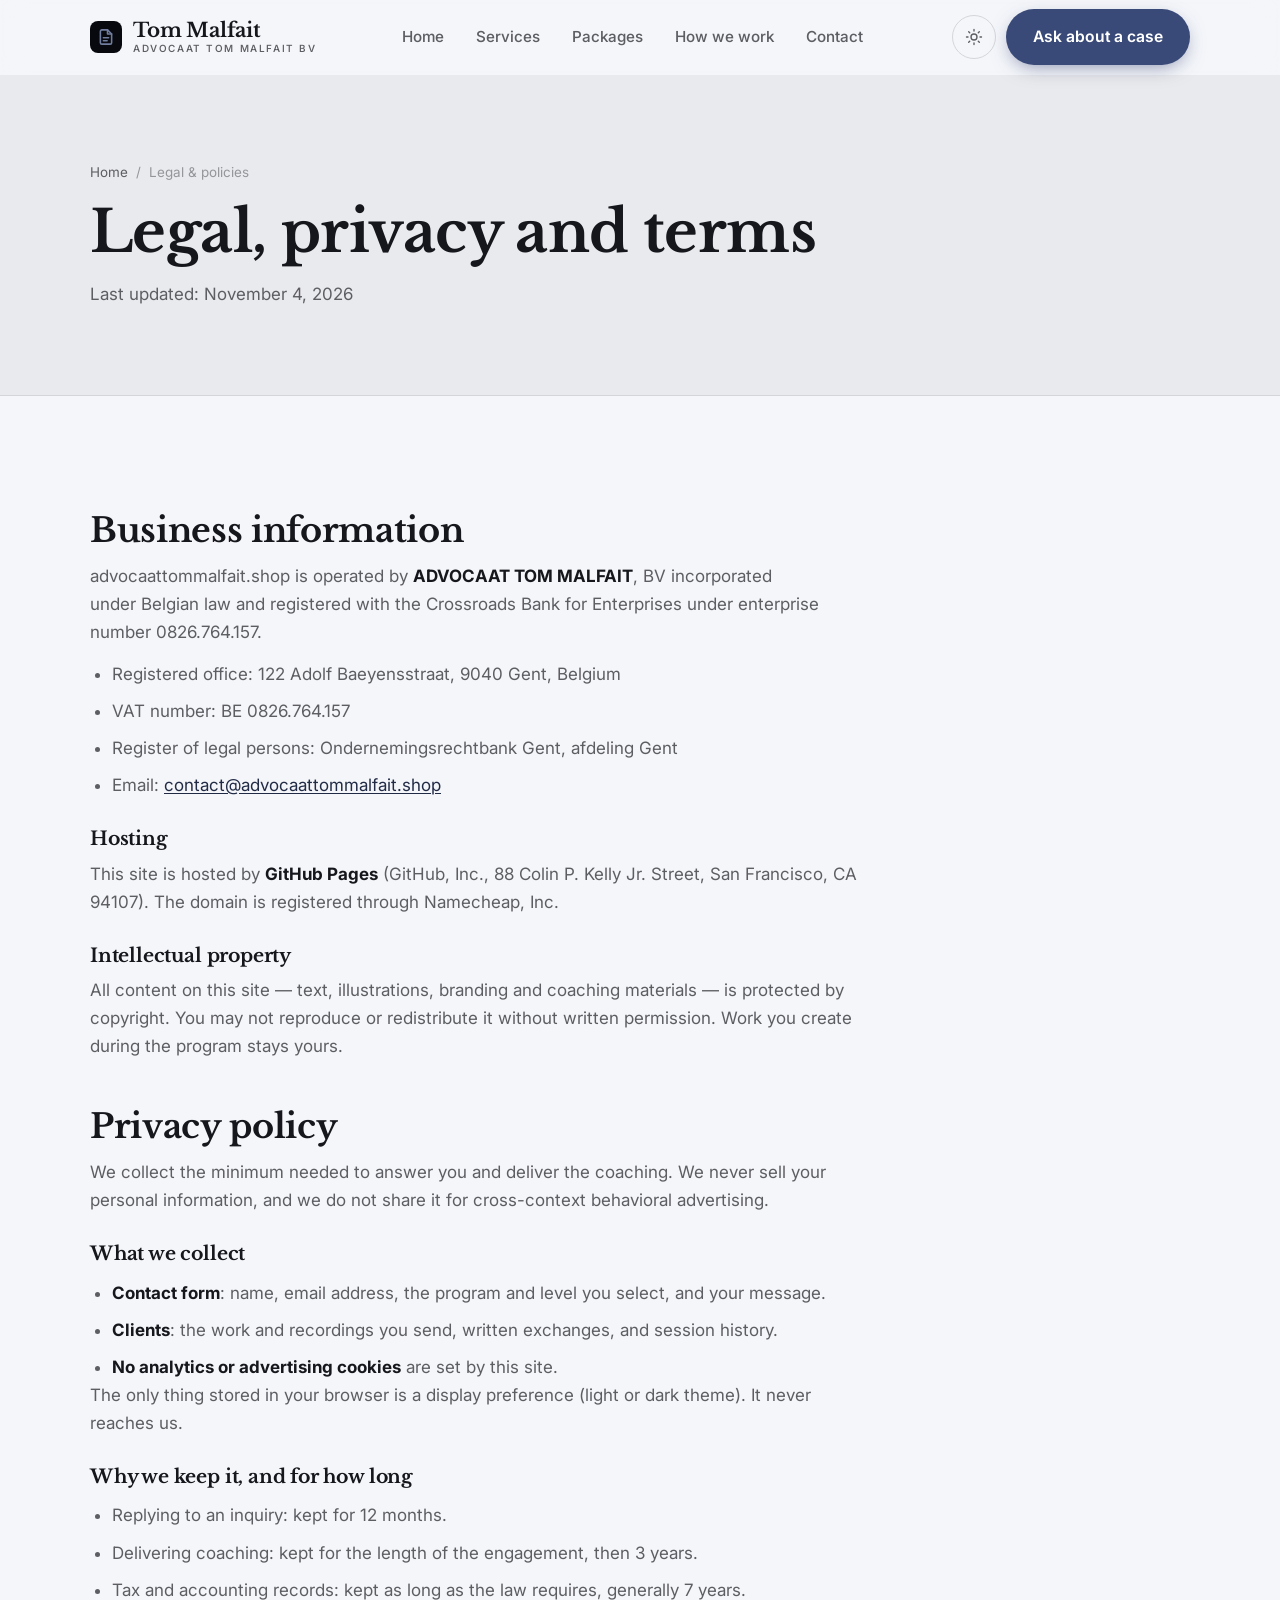
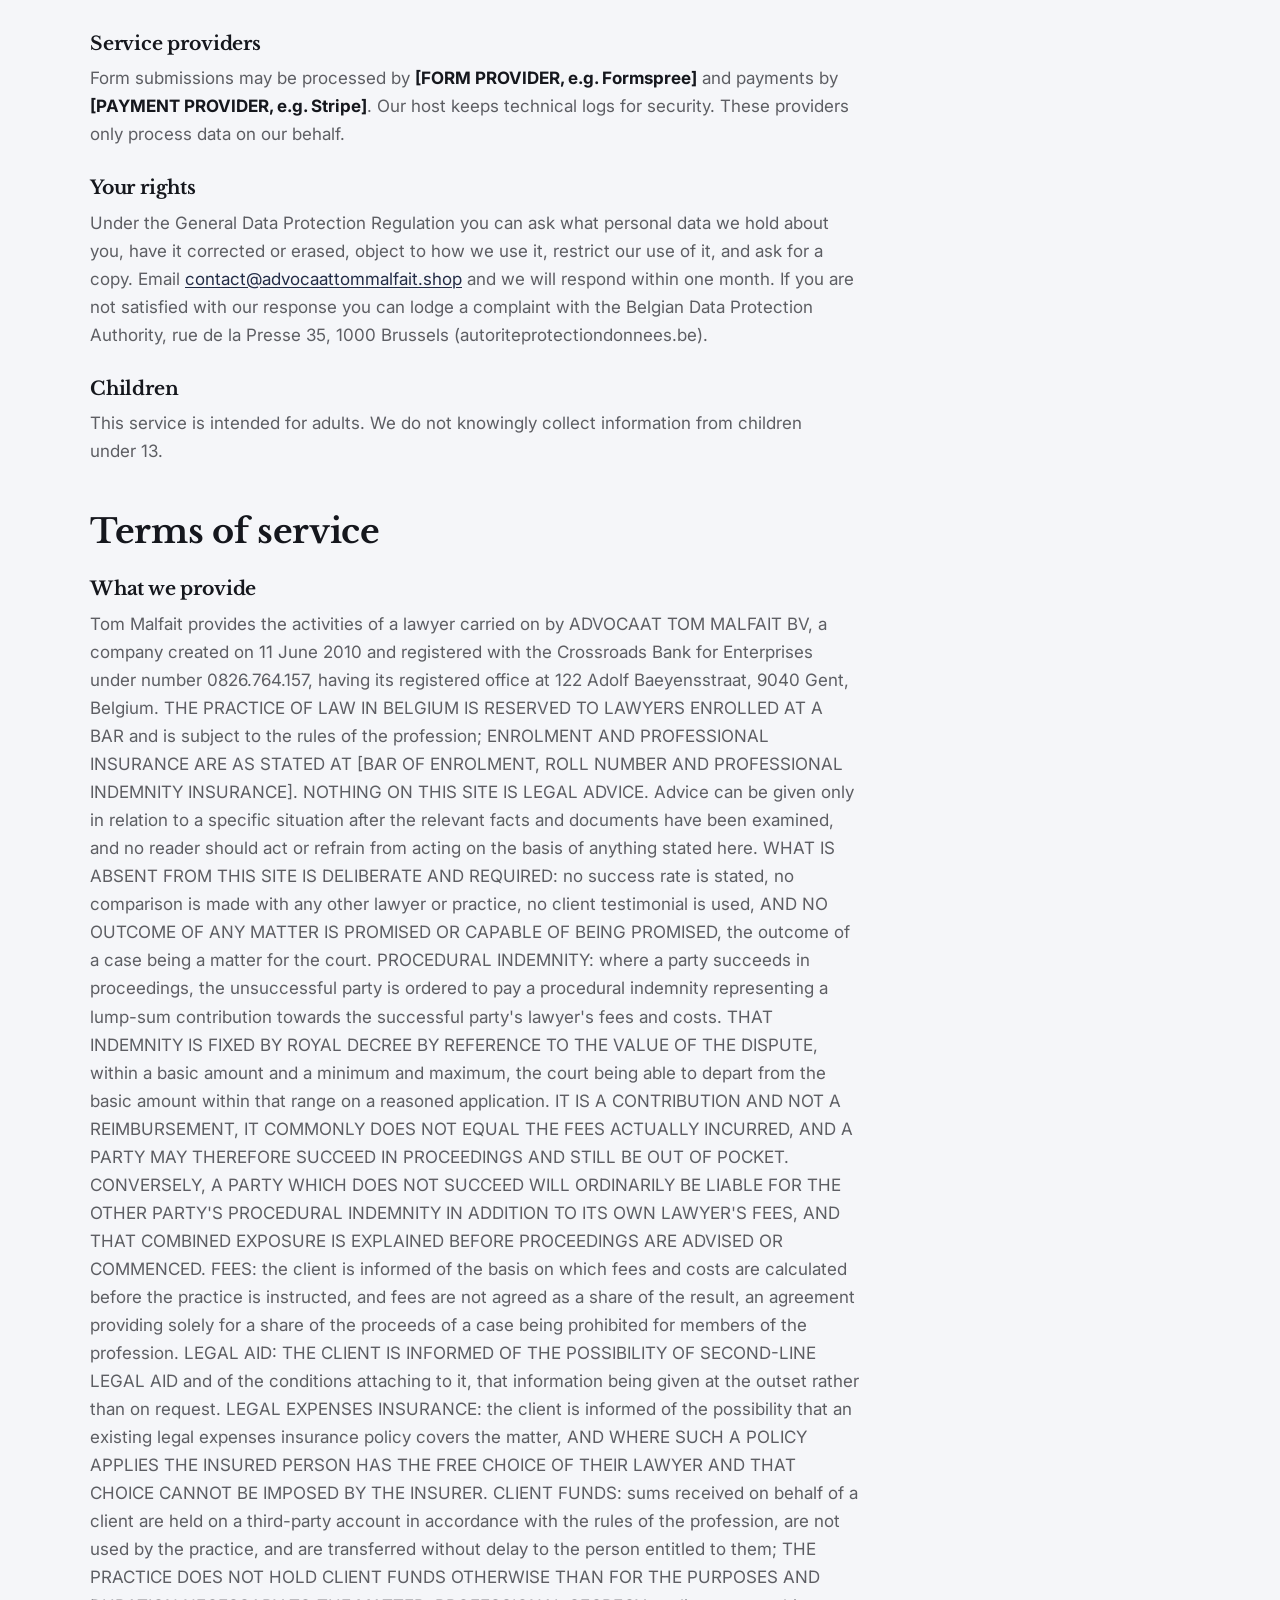
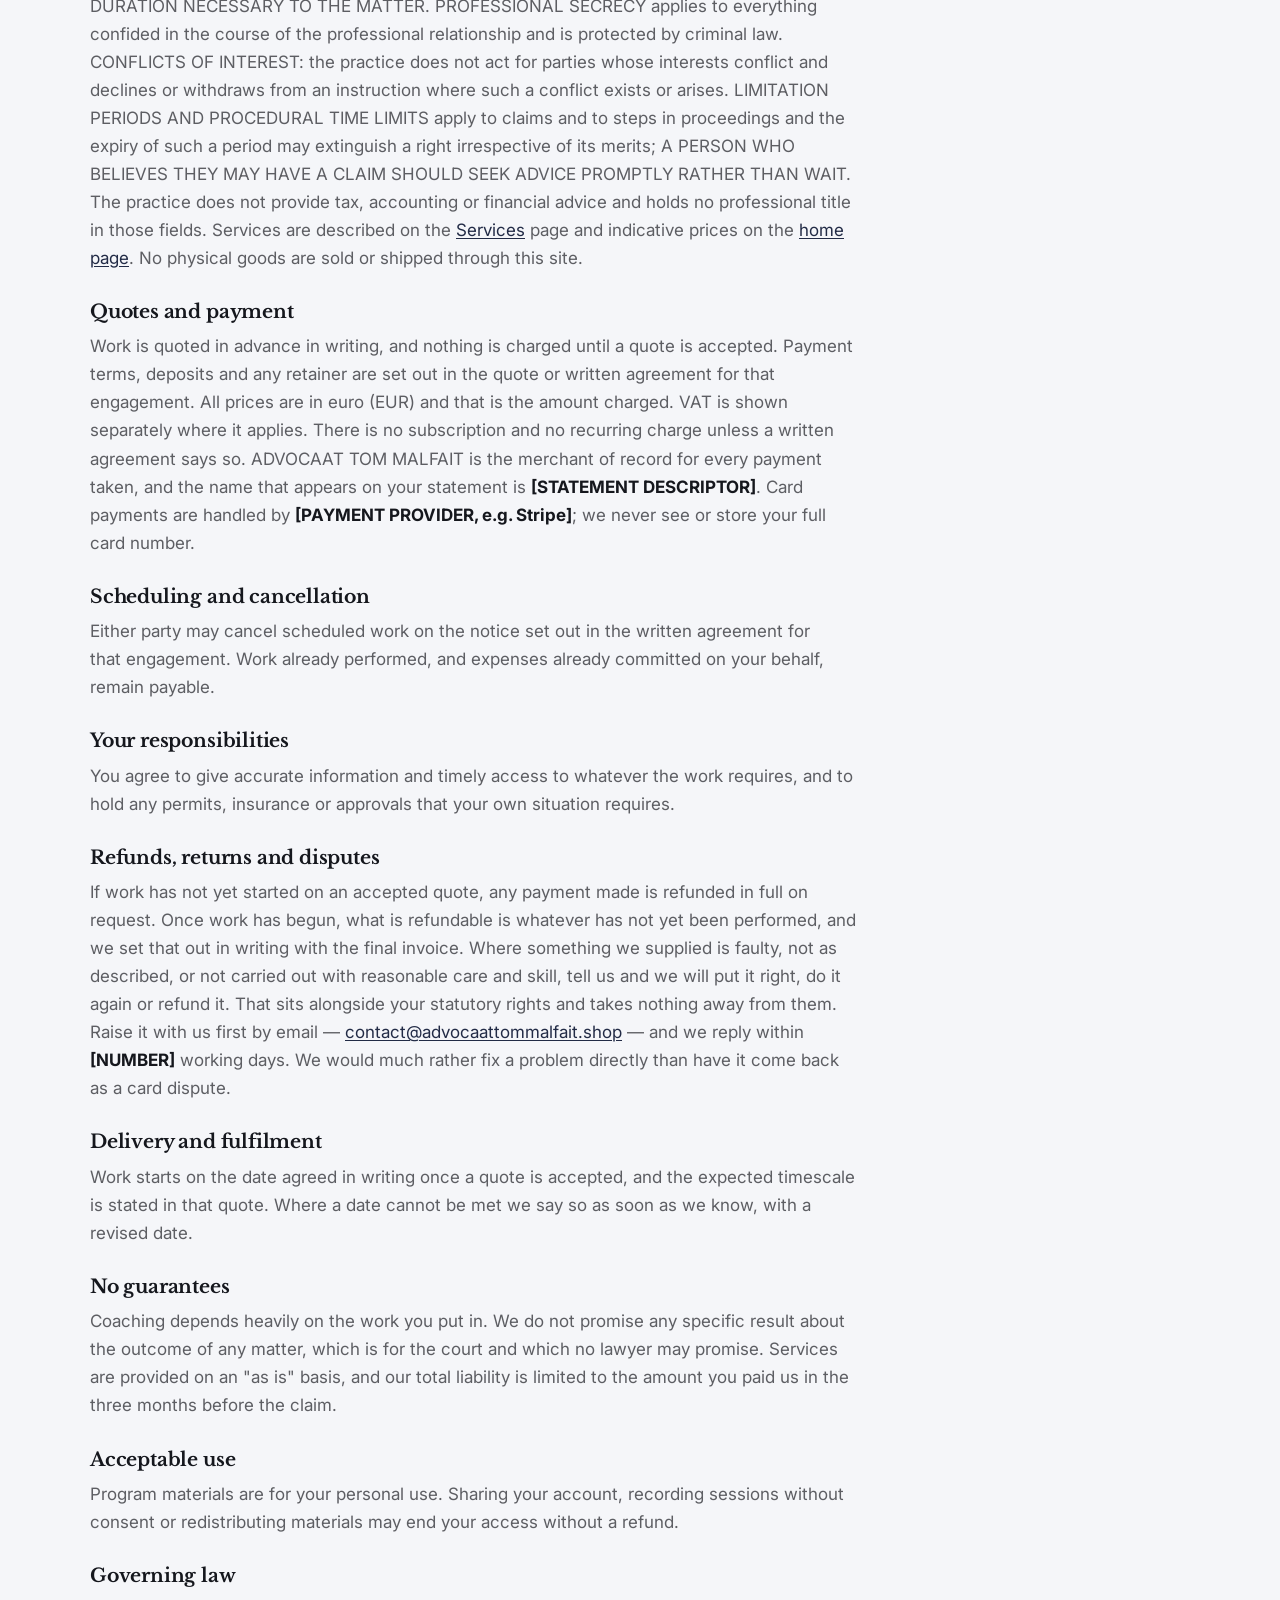
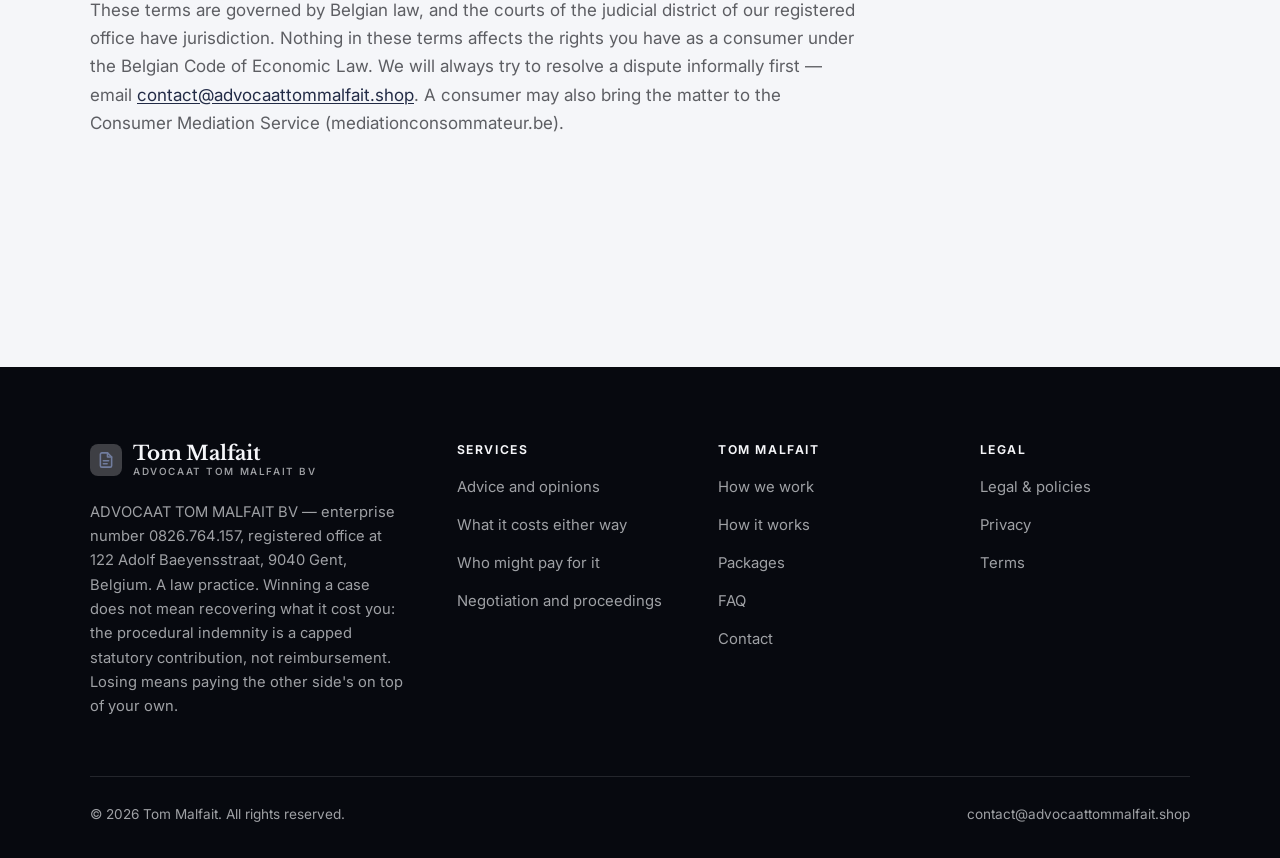
<file: legal.html>
<!DOCTYPE html>
<html lang="en" class="no-js">
<head>
<meta charset="utf-8">
<meta name="viewport" content="width=device-width, initial-scale=1">
<title>Legal, privacy and terms — Tom Malfait</title>
<meta name="description" content="Business information, privacy policy and terms of service for Tom Malfait.">
<meta name="robots" content="noindex">

<meta property="og:type" content="website">
<meta property="og:url" content="https://advocaattommalfait.shop/legal.html">
<meta property="og:site_name" content="Tom Malfait">
<meta property="og:locale" content="en_US">
<meta property="og:title" content="Legal, privacy and terms — Tom Malfait">
<meta property="og:description" content="Business information, privacy policy and terms of service for Tom Malfait.">
<meta name="theme-color" content="#07090f">

<link rel="icon" href="assets/img/favicon.svg" type="image/svg+xml">
<link rel="preconnect" href="https://fonts.googleapis.com">
<link rel="preconnect" href="https://fonts.gstatic.com" crossorigin>
<link rel="stylesheet" href="https://fonts.googleapis.com/css2?family=Libre+Baskerville:wght@400;700&family=Inter:wght@400..700&display=swap">
<link rel="stylesheet" href="assets/css/style.css">

<!-- Thème appliqué avant le premier rendu (évite le flash) -->
<script>
document.documentElement.classList.remove('no-js');
(function(){try{var t=localStorage.getItem('site-theme');if(t){document.documentElement.setAttribute('data-theme',t);}}catch(e){}})();
</script>
</head>

<body>
<a class="skip-link" href="#main">Skip to main content</a>

<header class="site-header">
  <nav class="wrap nav" aria-label="Main navigation">
    <a class="brand" href="index.html">
      <svg class="brand__mark" viewBox="0 0 64 64" aria-hidden="true">
        <rect class="bm-bg" width="64" height="64" rx="16"/>
        <g class="bm-ic" transform="translate(14 14) scale(1.5)" fill="none" stroke-width="2.1" stroke-linecap="round" stroke-linejoin="round"><path d="M14 2.5H6.5A2 2 0 0 0 4.5 4.5v15a2 2 0 0 0 2 2h11a2 2 0 0 0 2-2V8z"/><path d="M14 2.5V8h5.5M8.5 13h7M8.5 17h5"/></g>
      </svg>
      <span>Tom Malfait<span class="brand__sub">ADVOCAAT TOM MALFAIT BV</span></span>
    </a>

    <ul class="nav__links" id="nav-links">
      <li><a href="index.html">Home</a></li>
      <li><a href="programs.html">Services</a></li>
      <li><a href="index.html#pricing">Packages</a></li>
      <li><a href="about.html">How we work</a></li>
      <li><a href="contact.html">Contact</a></li>
      <li><a class="btn btn--primary" href="contact.html">Ask about a case</a></li>
    </ul>

    <div class="nav__cta">
      <button class="theme-toggle" type="button" aria-label="Switch to dark theme">
        <svg class="icon-sun" viewBox="0 0 24 24" fill="none" stroke="currentColor" stroke-width="1.8" stroke-linecap="round" aria-hidden="true"><circle cx="12" cy="12" r="4"/><path d="M12 2v2m0 16v2M2 12h2m16 0h2M4.9 4.9l1.4 1.4m11.4 11.4 1.4 1.4M19.1 4.9l-1.4 1.4M6.3 17.7l-1.4 1.4"/></svg>
        <svg class="icon-moon" viewBox="0 0 24 24" fill="none" stroke="currentColor" stroke-width="1.8" stroke-linecap="round" stroke-linejoin="round" aria-hidden="true"><path d="M21 12.8A9 9 0 1 1 11.2 3a7 7 0 0 0 9.8 9.8z"/></svg>
      </button>
      <a class="btn btn--primary" href="contact.html">Ask about a case</a>
      <button class="nav__toggle" type="button" aria-expanded="false" aria-controls="nav-links" aria-label="Open menu">
        <svg class="icon-open" viewBox="0 0 24 24" fill="none" stroke="currentColor" stroke-width="2" stroke-linecap="round" aria-hidden="true"><path d="M3 6h18M3 12h18M3 18h18"/></svg>
        <svg class="icon-close" viewBox="0 0 24 24" fill="none" stroke="currentColor" stroke-width="2" stroke-linecap="round" aria-hidden="true"><path d="M6 6l12 12M18 6L6 18"/></svg>
      </button>
    </div>
  </nav>
</header>

<main id="main">

<section class="page-head">
  <div class="wrap">
    <nav class="breadcrumb" aria-label="Breadcrumb">
      <a href="index.html">Home</a><span>/</span><span aria-current="page">Legal &amp; policies</span>
    </nav>
    <h1>Legal, privacy and terms</h1>
    <p>Last updated: <time datetime="2026-11-04">November 4, 2026</time></p>
  </div>
</section>

<section class="section wrap">
  <div class="prose">

    <!--
      TO DO: this is a skeleton, not legal advice. Replace every [BRACKET] with
      your real details before selling, and have a lawyer review it if you can.
      Consumer protection rules differ by state.
    -->

    <h2 id="business">Business information</h2>
    <p>
      advocaattommalfait.shop is operated by <strong>ADVOCAAT TOM MALFAIT</strong>,
      BV incorporated under Belgian law and registered with the
      Crossroads Bank for Enterprises under enterprise number 0826.764.157.
    </p>
    <ul>
      <li>Registered office: 122 Adolf Baeyensstraat, 9040 Gent, Belgium</li>
      <li>VAT number: BE 0826.764.157</li>
      <li>Register of legal persons: Ondernemingsrechtbank Gent, afdeling Gent</li>
      <li>Email: <a href="mailto:contact@advocaattommalfait.shop">contact@advocaattommalfait.shop</a></li>
    </ul>

    <h3>Hosting</h3>
    <p>
      This site is hosted by <strong>GitHub Pages</strong> (GitHub, Inc., 88 Colin P. Kelly Jr. Street,
      San Francisco, CA 94107). The domain is registered through Namecheap, Inc.
    </p>

    <h3>Intellectual property</h3>
    <p>
      All content on this site — text, illustrations, branding and coaching materials — is protected by
      copyright. You may not reproduce or redistribute it without written permission. Work you create during
      the program stays yours.
    </p>

    <h2 id="privacy">Privacy policy</h2>
    <p>
      We collect the minimum needed to answer you and deliver the coaching. We never sell your personal
      information, and we do not share it for cross-context behavioral advertising.
    </p>
    <h3>What we collect</h3>
    <ul>
      <li><strong>Contact form</strong>: name, email address, the program and level you select, and your message.</li>
      <li><strong>Clients</strong>: the work and recordings you send, written exchanges, and session history.</li>
      <li><strong>No analytics or advertising cookies</strong> are set by this site.</li>
    </ul>
    <p>
      The only thing stored in your browser is a display preference (light or dark theme). It never reaches us.
    </p>
    <h3>Why we keep it, and for how long</h3>
    <ul>
      <li>Replying to an inquiry: kept for 12 months.</li>
      <li>Delivering coaching: kept for the length of the engagement, then 3 years.</li>
      <li>Tax and accounting records: kept as long as the law requires, generally 7 years.</li>
    </ul>
    <h3>Service providers</h3>
    <p>
      Form submissions may be processed by <strong>[FORM PROVIDER, e.g. Formspree]</strong> and payments by
      <strong>[PAYMENT PROVIDER, e.g. Stripe]</strong>. Our host keeps technical logs for security. These
      providers only process data on our behalf.
    </p>
    <h3>Your rights</h3>
    <p>
      Under the General Data Protection Regulation you can ask what personal data we hold about you,
      have it corrected or erased, object to how we use it, restrict our use of it, and ask for a copy.
      Email <a href="mailto:contact@advocaattommalfait.shop">contact@advocaattommalfait.shop</a> and we will respond within one month. If you are not
      satisfied with our response you can lodge a complaint with the Belgian Data Protection Authority,
      rue de la Presse 35, 1000 Brussels (autoriteprotectiondonnees.be).
    </p>
    <h3>Children</h3>
    <p>
      This service is intended for adults. We do not knowingly collect information from children under 13.
    </p>

    <h2 id="terms">Terms of service</h2>
    <h3>What we provide</h3>
    <p>
      Tom Malfait provides the activities of a lawyer carried on by ADVOCAAT TOM MALFAIT BV, a company created on 11 June 2010 and registered with the Crossroads Bank for Enterprises under number 0826.764.157, having its registered office at 122 Adolf Baeyensstraat, 9040 Gent, Belgium. THE PRACTICE OF LAW IN BELGIUM IS RESERVED TO LAWYERS ENROLLED AT A BAR and is subject to the rules of the profession; ENROLMENT AND PROFESSIONAL INSURANCE ARE AS STATED AT [BAR OF ENROLMENT, ROLL NUMBER AND PROFESSIONAL INDEMNITY INSURANCE]. NOTHING ON THIS SITE IS LEGAL ADVICE. Advice can be given only in relation to a specific situation after the relevant facts and documents have been examined, and no reader should act or refrain from acting on the basis of anything stated here. WHAT IS ABSENT FROM THIS SITE IS DELIBERATE AND REQUIRED: no success rate is stated, no comparison is made with any other lawyer or practice, no client testimonial is used, AND NO OUTCOME OF ANY MATTER IS PROMISED OR CAPABLE OF BEING PROMISED, the outcome of a case being a matter for the court. PROCEDURAL INDEMNITY: where a party succeeds in proceedings, the unsuccessful party is ordered to pay a procedural indemnity representing a lump-sum contribution towards the successful party's lawyer's fees and costs. THAT INDEMNITY IS FIXED BY ROYAL DECREE BY REFERENCE TO THE VALUE OF THE DISPUTE, within a basic amount and a minimum and maximum, the court being able to depart from the basic amount within that range on a reasoned application. IT IS A CONTRIBUTION AND NOT A REIMBURSEMENT, IT COMMONLY DOES NOT EQUAL THE FEES ACTUALLY INCURRED, AND A PARTY MAY THEREFORE SUCCEED IN PROCEEDINGS AND STILL BE OUT OF POCKET. CONVERSELY, A PARTY WHICH DOES NOT SUCCEED WILL ORDINARILY BE LIABLE FOR THE OTHER PARTY'S PROCEDURAL INDEMNITY IN ADDITION TO ITS OWN LAWYER'S FEES, AND THAT COMBINED EXPOSURE IS EXPLAINED BEFORE PROCEEDINGS ARE ADVISED OR COMMENCED. FEES: the client is informed of the basis on which fees and costs are calculated before the practice is instructed, and fees are not agreed as a share of the result, an agreement providing solely for a share of the proceeds of a case being prohibited for members of the profession. LEGAL AID: THE CLIENT IS INFORMED OF THE POSSIBILITY OF SECOND-LINE LEGAL AID and of the conditions attaching to it, that information being given at the outset rather than on request. LEGAL EXPENSES INSURANCE: the client is informed of the possibility that an existing legal expenses insurance policy covers the matter, AND WHERE SUCH A POLICY APPLIES THE INSURED PERSON HAS THE FREE CHOICE OF THEIR LAWYER AND THAT CHOICE CANNOT BE IMPOSED BY THE INSURER. CLIENT FUNDS: sums received on behalf of a client are held on a third-party account in accordance with the rules of the profession, are not used by the practice, and are transferred without delay to the person entitled to them; THE PRACTICE DOES NOT HOLD CLIENT FUNDS OTHERWISE THAN FOR THE PURPOSES AND DURATION NECESSARY TO THE MATTER. PROFESSIONAL SECRECY applies to everything confided in the course of the professional relationship and is protected by criminal law. CONFLICTS OF INTEREST: the practice does not act for parties whose interests conflict and declines or withdraws from an instruction where such a conflict exists or arises. LIMITATION PERIODS AND PROCEDURAL TIME LIMITS apply to claims and to steps in proceedings and the expiry of such a period may extinguish a right irrespective of its merits; A PERSON WHO BELIEVES THEY MAY HAVE A CLAIM SHOULD SEEK ADVICE PROMPTLY RATHER THAN WAIT. The practice does not provide tax, accounting or financial advice and holds no professional title in those fields. Services are described on the
      <a href="programs.html">Services</a> page and indicative prices on the
      <a href="index.html#pricing">home page</a>.
      No physical goods are sold or shipped through this site.
    </p>
    <h3>Quotes and payment</h3>
    <p>
      Work is quoted in advance in writing, and nothing is charged until a quote is accepted. Payment terms,
      deposits and any retainer are set out in the quote or written agreement for that engagement.
      All prices are in euro (EUR) and that is the amount charged. VAT is shown separately where it applies.
      There is no subscription and no recurring charge unless a written agreement says so.
      ADVOCAAT TOM MALFAIT is the merchant of record for every payment taken, and the name that
      appears on your statement is <strong>[STATEMENT DESCRIPTOR]</strong>. Card payments are handled by
      <strong>[PAYMENT PROVIDER, e.g. Stripe]</strong>; we never see or store your full card number.
    </p>
    <h3>Scheduling and cancellation</h3>
    <p>
      Either party may cancel scheduled work on the notice set out in the written agreement for that engagement.
      Work already performed, and expenses already committed on your behalf, remain payable.
    </p>
    <h3>Your responsibilities</h3>
    <p>
      You agree to give accurate information and timely access to whatever the work requires, and to hold any
      permits, insurance or approvals that your own situation requires.
    </p>
    <h3>Refunds, returns and disputes</h3>
    <p>
      If work has not yet started on an accepted quote, any payment made is refunded in full on request. Once work has begun, what is refundable is whatever has not yet been performed, and we set that out in writing with the final invoice.
      Where something we supplied is faulty, not as described, or not carried out with reasonable care and skill,
      tell us and we will put it right, do it again or refund it. That sits alongside your statutory rights and
      takes nothing away from them. Raise it with us first by email —
      <a href="mailto:contact@advocaattommalfait.shop">contact@advocaattommalfait.shop</a> — and we reply within <strong>[NUMBER]</strong> working days.
      We would much rather fix a problem directly than have it come back as a card dispute.
    </p>
    <h3>Delivery and fulfilment</h3>
    <p>
      Work starts on the date agreed in writing once a quote is accepted, and the expected timescale is stated in that quote. Where a date cannot be met we say so as soon as we know, with a revised date.
    </p>

    <h3>No guarantees</h3>
    <p>
      Coaching depends heavily on the work you put in. We do not promise any specific result
      about the outcome of any matter, which is for the court and which no lawyer may promise. Services are provided on an "as is" basis, and our total
      liability is limited to the amount you paid us in the three months before the claim.
    </p>
    <h3>Acceptable use</h3>
    <p>
      Program materials are for your personal use. Sharing your account, recording sessions without consent
      or redistributing materials may end your access without a refund.
    </p>
    <h3>Governing law</h3>
    <p>
      These terms are governed by Belgian law, and the courts of the judicial district of our
      registered office have jurisdiction. Nothing in these terms affects the rights you have as a
      consumer under the Belgian Code of Economic Law. We will always try to resolve a dispute
      informally first — email <a href="mailto:contact@advocaattommalfait.shop">contact@advocaattommalfait.shop</a>. A consumer may also bring the
      matter to the Consumer Mediation Service (mediationconsommateur.be).
    </p>

  </div>
</section>

</main>

<footer class="site-footer">
  <div class="wrap">
    <div class="footer__grid">
      <div class="footer__brand">
        <a class="brand" href="index.html">
          <svg class="brand__mark" viewBox="0 0 64 64" aria-hidden="true">
        <rect class="bm-bg" width="64" height="64" rx="16"/>
        <g class="bm-ic" transform="translate(14 14) scale(1.5)" fill="none" stroke-width="2.1" stroke-linecap="round" stroke-linejoin="round"><path d="M14 2.5H6.5A2 2 0 0 0 4.5 4.5v15a2 2 0 0 0 2 2h11a2 2 0 0 0 2-2V8z"/><path d="M14 2.5V8h5.5M8.5 13h7M8.5 17h5"/></g>
      </svg>
          <span>Tom Malfait<span class="brand__sub">ADVOCAAT TOM MALFAIT BV</span></span>
        </a>
        <p>ADVOCAAT TOM MALFAIT BV — enterprise number 0826.764.157, registered office at 122 Adolf Baeyensstraat, 9040 Gent, Belgium. A law practice. Winning a case does not mean recovering what it cost you: the procedural indemnity is a capped statutory contribution, not reimbursement. Losing means paying the other side's on top of your own.</p>
      </div>

      <div class="footer__col">
        <h4>Services</h4>
        <ul>
          <li><a href="programs.html#advice">Advice and opinions</a></li>
          <li><a href="programs.html#costs">What it costs either way</a></li>
          <li><a href="programs.html#funding">Who might pay for it</a></li>
          <li><a href="programs.html#proceedings">Negotiation and proceedings</a></li>
        </ul>
      </div>

      <div class="footer__col">
        <h4>Tom Malfait</h4>
        <ul>
          <li><a href="about.html">How we work</a></li>
          <li><a href="index.html#how-it-works">How it works</a></li>
          <li><a href="index.html#pricing">Packages</a></li>
          <li><a href="index.html#faq">FAQ</a></li>
          <li><a href="contact.html">Contact</a></li>
        </ul>
      </div>

      <div class="footer__col">
        <h4>Legal</h4>
        <ul>
          <li><a href="legal.html">Legal &amp; policies</a></li>
          <li><a href="legal.html#privacy">Privacy</a></li>
          <li><a href="legal.html#terms">Terms</a></li>
        </ul>
      </div>
    </div>

    <div class="footer__bottom">
      <p>© <span data-year>2026</span> Tom Malfait. All rights reserved.</p>
      <p><a href="mailto:contact@advocaattommalfait.shop">contact@advocaattommalfait.shop</a></p>
    </div>
  </div>
</footer>

<script src="assets/js/main.js" defer></script>
</body>
</html>
</file>
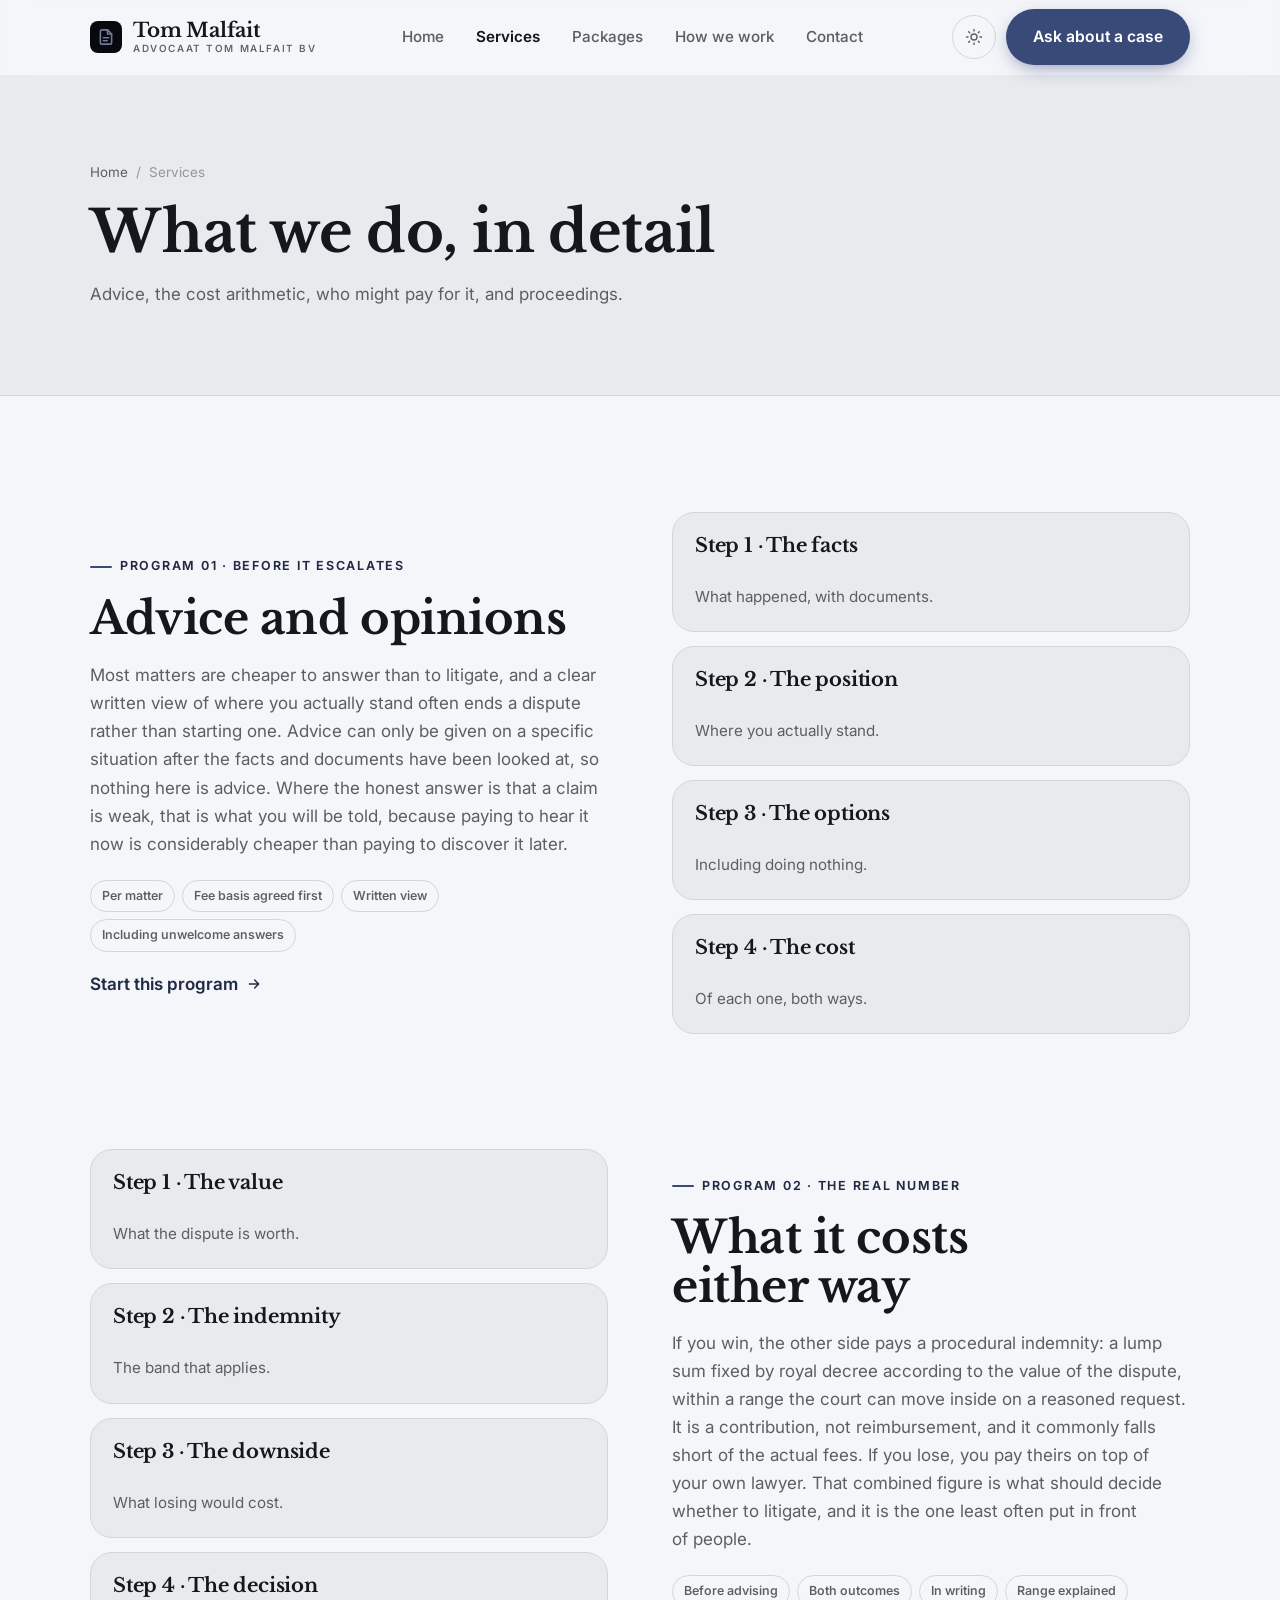
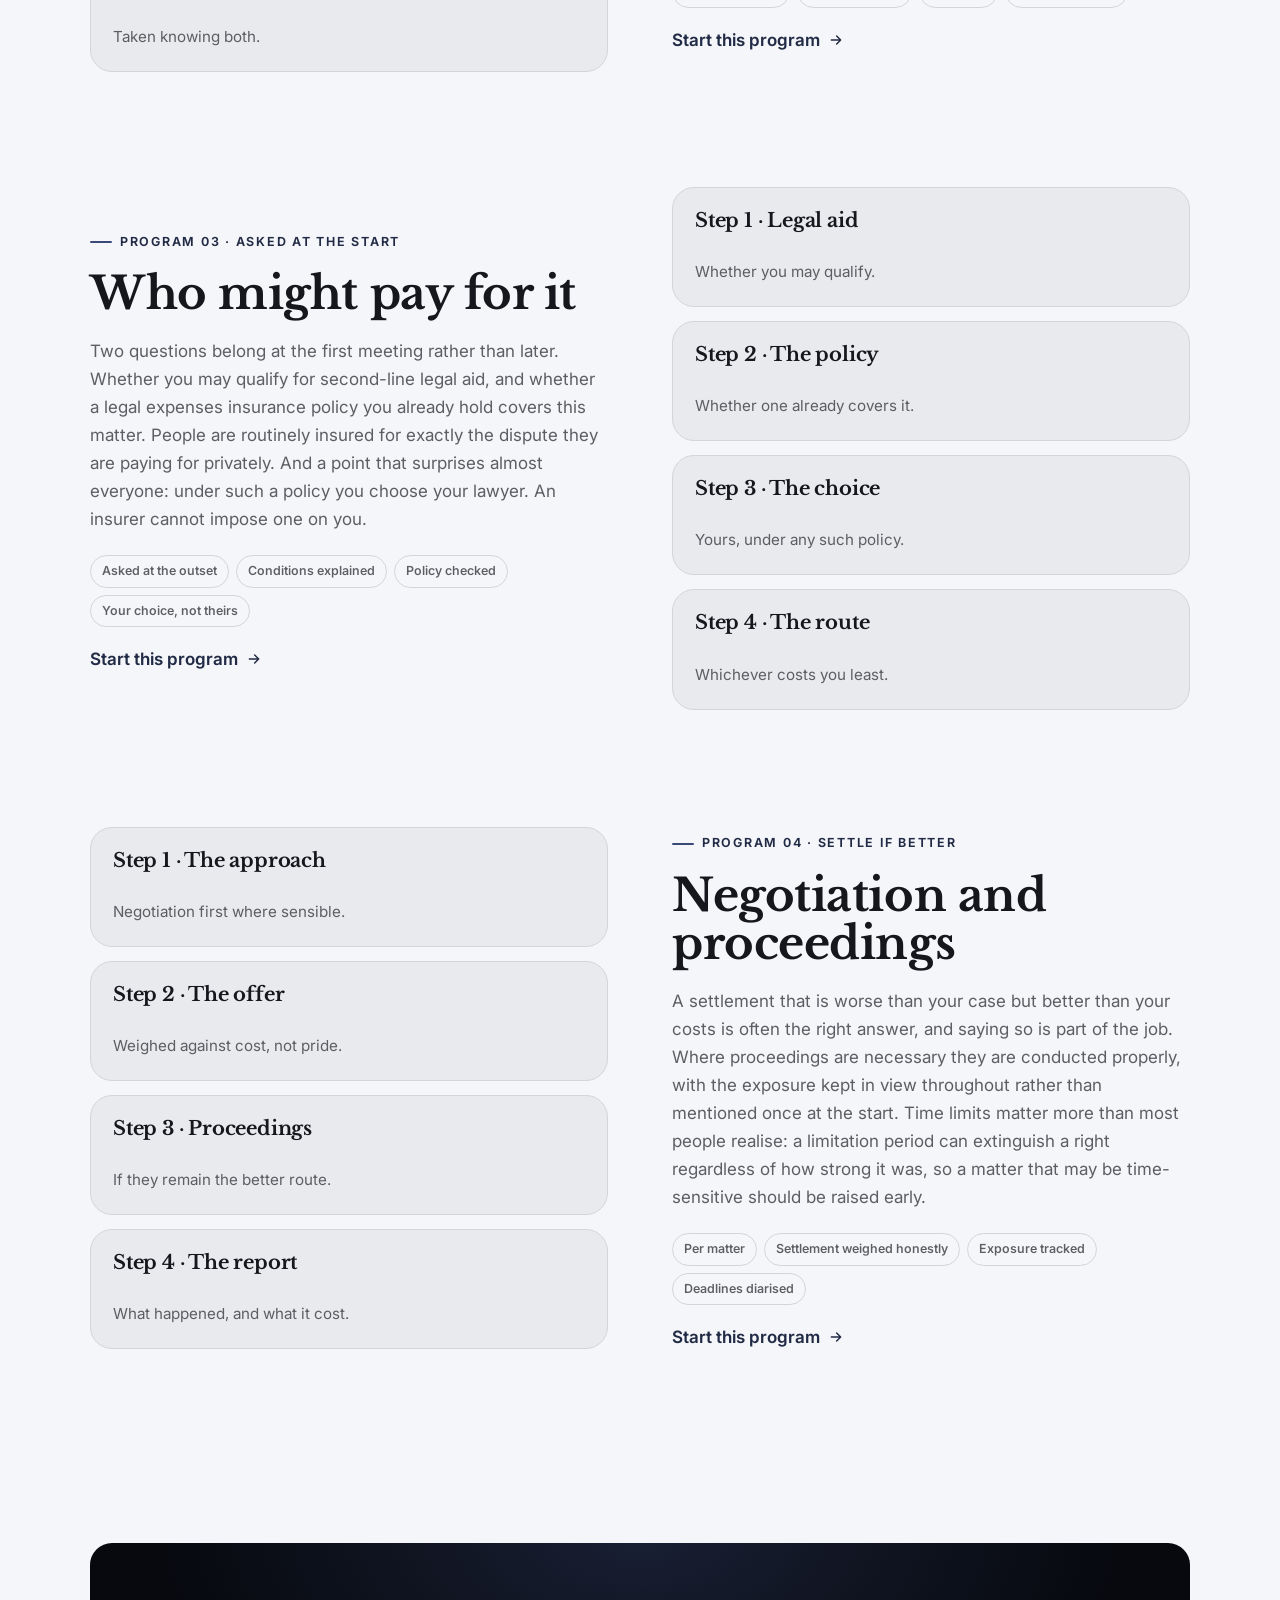
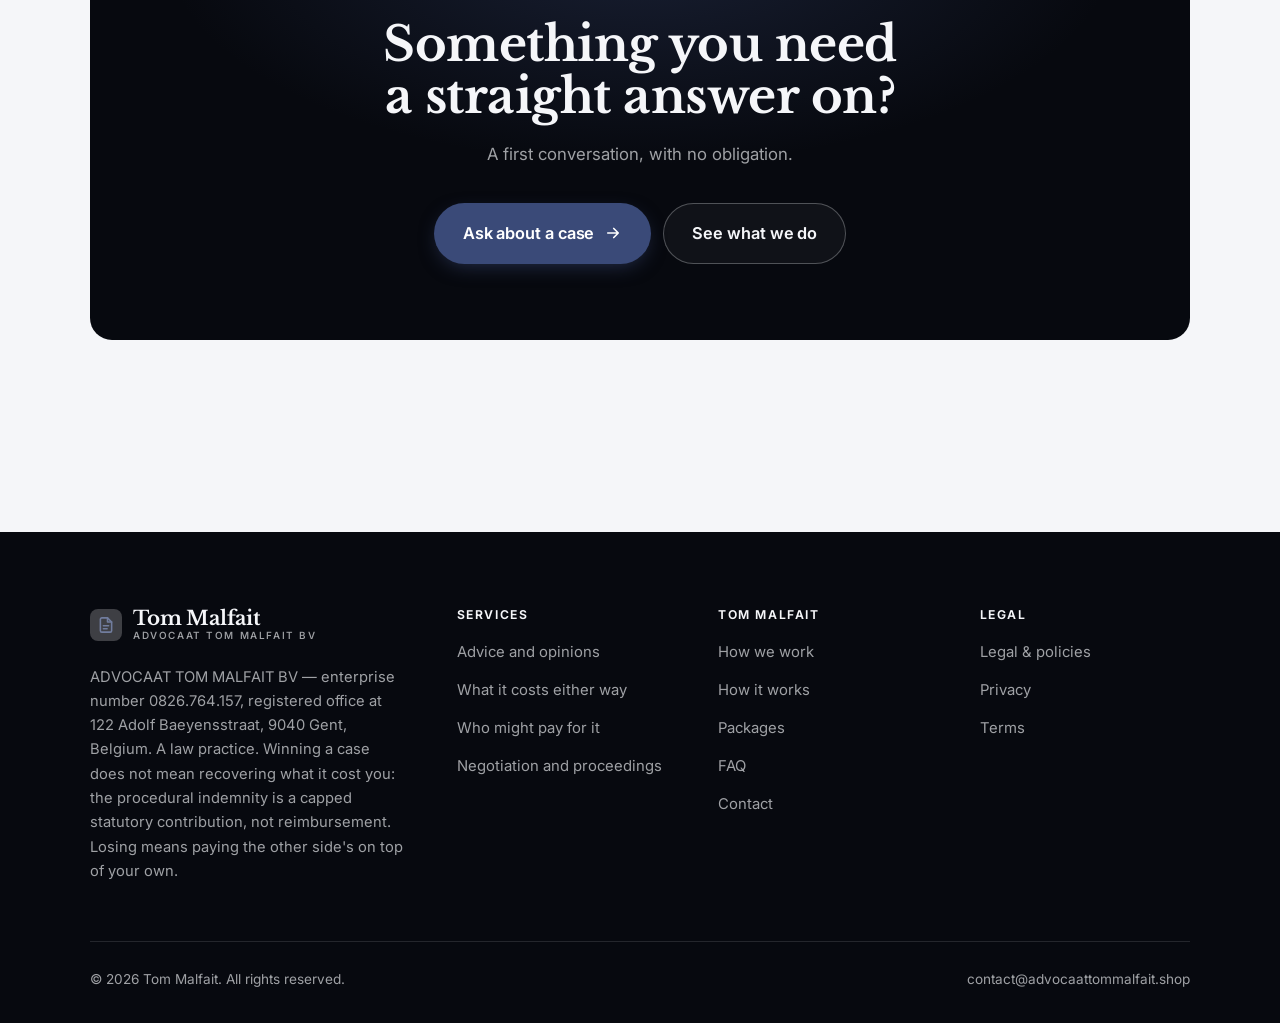
<file: programs.html>
<!DOCTYPE html>
<html lang="en" class="no-js">
<head>
<meta charset="utf-8">
<meta name="viewport" content="width=device-width, initial-scale=1">
<title>Services — Tom Malfait</title>
<meta name="description" content="What ADVOCAAT TOM MALFAIT BV does: legal advice, cost exposure explained both ways, legal aid and insurance checked, negotiation and proceedings.">
<link rel="canonical" href="https://advocaattommalfait.shop/programs.html">

<meta property="og:type" content="website">
<meta property="og:url" content="https://advocaattommalfait.shop/programs.html">
<meta property="og:site_name" content="Tom Malfait">
<meta property="og:locale" content="en_US">
<meta property="og:title" content="Services — Tom Malfait">
<meta property="og:description" content="What ADVOCAAT TOM MALFAIT BV does: legal advice, cost exposure explained both ways, legal aid and insurance checked, negotiation and proceedings.">
<meta name="theme-color" content="#07090f">

<link rel="icon" href="assets/img/favicon.svg" type="image/svg+xml">
<link rel="preconnect" href="https://fonts.googleapis.com">
<link rel="preconnect" href="https://fonts.gstatic.com" crossorigin>
<link rel="stylesheet" href="https://fonts.googleapis.com/css2?family=Libre+Baskerville:wght@400;700&family=Inter:wght@400..700&display=swap">
<link rel="stylesheet" href="assets/css/style.css">

<!-- Thème appliqué avant le premier rendu (évite le flash) -->
<script>
document.documentElement.classList.remove('no-js');
(function(){try{var t=localStorage.getItem('site-theme');if(t){document.documentElement.setAttribute('data-theme',t);}}catch(e){}})();
</script>
</head>

<body>
<a class="skip-link" href="#main">Skip to main content</a>

<header class="site-header">
  <nav class="wrap nav" aria-label="Main navigation">
    <a class="brand" href="index.html">
      <svg class="brand__mark" viewBox="0 0 64 64" aria-hidden="true">
        <rect class="bm-bg" width="64" height="64" rx="16"/>
        <g class="bm-ic" transform="translate(14 14) scale(1.5)" fill="none" stroke-width="2.1" stroke-linecap="round" stroke-linejoin="round"><path d="M14 2.5H6.5A2 2 0 0 0 4.5 4.5v15a2 2 0 0 0 2 2h11a2 2 0 0 0 2-2V8z"/><path d="M14 2.5V8h5.5M8.5 13h7M8.5 17h5"/></g>
      </svg>
      <span>Tom Malfait<span class="brand__sub">ADVOCAAT TOM MALFAIT BV</span></span>
    </a>

    <ul class="nav__links" id="nav-links">
      <li><a href="index.html">Home</a></li>
      <li><a href="programs.html" aria-current="page">Services</a></li>
      <li><a href="index.html#pricing">Packages</a></li>
      <li><a href="about.html">How we work</a></li>
      <li><a href="contact.html">Contact</a></li>
      <li><a class="btn btn--primary" href="contact.html">Ask about a case</a></li>
    </ul>

    <div class="nav__cta">
      <button class="theme-toggle" type="button" aria-label="Switch to dark theme">
        <svg class="icon-sun" viewBox="0 0 24 24" fill="none" stroke="currentColor" stroke-width="1.8" stroke-linecap="round" aria-hidden="true"><circle cx="12" cy="12" r="4"/><path d="M12 2v2m0 16v2M2 12h2m16 0h2M4.9 4.9l1.4 1.4m11.4 11.4 1.4 1.4M19.1 4.9l-1.4 1.4M6.3 17.7l-1.4 1.4"/></svg>
        <svg class="icon-moon" viewBox="0 0 24 24" fill="none" stroke="currentColor" stroke-width="1.8" stroke-linecap="round" stroke-linejoin="round" aria-hidden="true"><path d="M21 12.8A9 9 0 1 1 11.2 3a7 7 0 0 0 9.8 9.8z"/></svg>
      </button>
      <a class="btn btn--primary" href="contact.html">Ask about a case</a>
      <button class="nav__toggle" type="button" aria-expanded="false" aria-controls="nav-links" aria-label="Open menu">
        <svg class="icon-open" viewBox="0 0 24 24" fill="none" stroke="currentColor" stroke-width="2" stroke-linecap="round" aria-hidden="true"><path d="M3 6h18M3 12h18M3 18h18"/></svg>
        <svg class="icon-close" viewBox="0 0 24 24" fill="none" stroke="currentColor" stroke-width="2" stroke-linecap="round" aria-hidden="true"><path d="M6 6l12 12M18 6L6 18"/></svg>
      </button>
    </div>
  </nav>
</header>

<main id="main">

<section class="page-head">
  <div class="wrap">
    <nav class="breadcrumb" aria-label="Breadcrumb">
      <a href="index.html">Home</a><span>/</span><span aria-current="page">Services</span>
    </nav>
    <h1>What we do, in detail</h1>
    <p>Advice, the cost arithmetic, who might pay for it, and proceedings.</p>
  </div>
</section>

<section class="section wrap" id="advice">
  <div class="split reveal">
    <div>
      <span class="eyebrow">Program 01 · Before it escalates</span>
      <h2>Advice and opinions</h2>
      <p>Most matters are cheaper to answer than to litigate, and a clear written view of where you actually stand often ends a dispute rather than starting one. Advice can only be given on a specific situation after the facts and documents have been looked at, so nothing here is advice. Where the honest answer is that a claim is weak, that is what you will be told, because paying to hear it now is considerably cheaper than paying to discover it later.</p>
      <ul class="tags"><li>Per matter</li><li>Fee basis agreed first</li><li>Written view</li><li>Including unwelcome answers</li></ul>
      <p><a class="arrow-link" href="contact.html">Start this program <svg viewBox="0 0 24 24" fill="none" stroke="currentColor" stroke-width="2.2" stroke-linecap="round" stroke-linejoin="round" aria-hidden="true"><path d="M5 12h14M13 6l6 6-6 6"/></svg></a></p>
    </div>
    <div class="grid grid--2 grid--tight">
      <article class="card card--sm">
        <h3>Step 1 · The facts</h3>
        <p>What happened, with documents.</p>
      </article>
      <article class="card card--sm">
        <h3>Step 2 · The position</h3>
        <p>Where you actually stand.</p>
      </article>
      <article class="card card--sm">
        <h3>Step 3 · The options</h3>
        <p>Including doing nothing.</p>
      </article>
      <article class="card card--sm">
        <h3>Step 4 · The cost</h3>
        <p>Of each one, both ways.</p>
      </article>
    </div>
  </div>
</section>

<section class="section section--flush wrap" id="costs">
  <div class="split reveal">
    <div class="grid grid--2 grid--tight">
      <article class="card card--sm">
        <h3>Step 1 · The value</h3>
        <p>What the dispute is worth.</p>
      </article>
      <article class="card card--sm">
        <h3>Step 2 · The indemnity</h3>
        <p>The band that applies.</p>
      </article>
      <article class="card card--sm">
        <h3>Step 3 · The downside</h3>
        <p>What losing would cost.</p>
      </article>
      <article class="card card--sm">
        <h3>Step 4 · The decision</h3>
        <p>Taken knowing both.</p>
      </article>
    </div>
    <div>
      <span class="eyebrow">Program 02 · The real number</span>
      <h2>What it costs either way</h2>
      <p>If you win, the other side pays a procedural indemnity: a lump sum fixed by royal decree according to the value of the dispute, within a range the court can move inside on a reasoned request. It is a contribution, not reimbursement, and it commonly falls short of the actual fees. If you lose, you pay theirs on top of your own lawyer. That combined figure is what should decide whether to litigate, and it is the one least often put in front of people.</p>
      <ul class="tags"><li>Before advising</li><li>Both outcomes</li><li>In writing</li><li>Range explained</li></ul>
      <p><a class="arrow-link" href="contact.html">Start this program <svg viewBox="0 0 24 24" fill="none" stroke="currentColor" stroke-width="2.2" stroke-linecap="round" stroke-linejoin="round" aria-hidden="true"><path d="M5 12h14M13 6l6 6-6 6"/></svg></a></p>
    </div>
  </div>
</section>

<section class="section section--flush wrap" id="funding">
  <div class="split reveal">
    <div>
      <span class="eyebrow">Program 03 · Asked at the start</span>
      <h2>Who might pay for it</h2>
      <p>Two questions belong at the first meeting rather than later. Whether you may qualify for second-line legal aid, and whether a legal expenses insurance policy you already hold covers this matter. People are routinely insured for exactly the dispute they are paying for privately. And a point that surprises almost everyone: under such a policy you choose your lawyer. An insurer cannot impose one on you.</p>
      <ul class="tags"><li>Asked at the outset</li><li>Conditions explained</li><li>Policy checked</li><li>Your choice, not theirs</li></ul>
      <p><a class="arrow-link" href="contact.html">Start this program <svg viewBox="0 0 24 24" fill="none" stroke="currentColor" stroke-width="2.2" stroke-linecap="round" stroke-linejoin="round" aria-hidden="true"><path d="M5 12h14M13 6l6 6-6 6"/></svg></a></p>
    </div>
    <div class="grid grid--2 grid--tight">
      <article class="card card--sm">
        <h3>Step 1 · Legal aid</h3>
        <p>Whether you may qualify.</p>
      </article>
      <article class="card card--sm">
        <h3>Step 2 · The policy</h3>
        <p>Whether one already covers it.</p>
      </article>
      <article class="card card--sm">
        <h3>Step 3 · The choice</h3>
        <p>Yours, under any such policy.</p>
      </article>
      <article class="card card--sm">
        <h3>Step 4 · The route</h3>
        <p>Whichever costs you least.</p>
      </article>
    </div>
  </div>
</section>

<section class="section section--flush wrap" id="proceedings">
  <div class="split reveal">
    <div class="grid grid--2 grid--tight">
      <article class="card card--sm">
        <h3>Step 1 · The approach</h3>
        <p>Negotiation first where sensible.</p>
      </article>
      <article class="card card--sm">
        <h3>Step 2 · The offer</h3>
        <p>Weighed against cost, not pride.</p>
      </article>
      <article class="card card--sm">
        <h3>Step 3 · Proceedings</h3>
        <p>If they remain the better route.</p>
      </article>
      <article class="card card--sm">
        <h3>Step 4 · The report</h3>
        <p>What happened, and what it cost.</p>
      </article>
    </div>
    <div>
      <span class="eyebrow">Program 04 · Settle if better</span>
      <h2>Negotiation and proceedings</h2>
      <p>A settlement that is worse than your case but better than your costs is often the right answer, and saying so is part of the job. Where proceedings are necessary they are conducted properly, with the exposure kept in view throughout rather than mentioned once at the start. Time limits matter more than most people realise: a limitation period can extinguish a right regardless of how strong it was, so a matter that may be time-sensitive should be raised early.</p>
      <ul class="tags"><li>Per matter</li><li>Settlement weighed honestly</li><li>Exposure tracked</li><li>Deadlines diarised</li></ul>
      <p><a class="arrow-link" href="contact.html">Start this program <svg viewBox="0 0 24 24" fill="none" stroke="currentColor" stroke-width="2.2" stroke-linecap="round" stroke-linejoin="round" aria-hidden="true"><path d="M5 12h14M13 6l6 6-6 6"/></svg></a></p>
    </div>
  </div>
</section>

<section class="wrap section--tight">
  <div class="cta-band reveal">
    <h2>Something you need a straight answer on?</h2>
    <p>A first conversation, with no obligation.</p>
    <div class="hero__actions">
      <a class="btn btn--primary btn--lg" href="contact.html">Ask about a case <svg viewBox="0 0 24 24" fill="none" stroke="currentColor" stroke-width="2.2" stroke-linecap="round" stroke-linejoin="round" aria-hidden="true"><path d="M5 12h14M13 6l6 6-6 6"/></svg></a>
      <a class="btn btn--on-dark btn--lg" href="programs.html">See what we do</a>
    </div>
  </div>
</section>

</main>

<footer class="site-footer">
  <div class="wrap">
    <div class="footer__grid">
      <div class="footer__brand">
        <a class="brand" href="index.html">
          <svg class="brand__mark" viewBox="0 0 64 64" aria-hidden="true">
        <rect class="bm-bg" width="64" height="64" rx="16"/>
        <g class="bm-ic" transform="translate(14 14) scale(1.5)" fill="none" stroke-width="2.1" stroke-linecap="round" stroke-linejoin="round"><path d="M14 2.5H6.5A2 2 0 0 0 4.5 4.5v15a2 2 0 0 0 2 2h11a2 2 0 0 0 2-2V8z"/><path d="M14 2.5V8h5.5M8.5 13h7M8.5 17h5"/></g>
      </svg>
          <span>Tom Malfait<span class="brand__sub">ADVOCAAT TOM MALFAIT BV</span></span>
        </a>
        <p>ADVOCAAT TOM MALFAIT BV — enterprise number 0826.764.157, registered office at 122 Adolf Baeyensstraat, 9040 Gent, Belgium. A law practice. Winning a case does not mean recovering what it cost you: the procedural indemnity is a capped statutory contribution, not reimbursement. Losing means paying the other side's on top of your own.</p>
      </div>

      <div class="footer__col">
        <h4>Services</h4>
        <ul>
          <li><a href="programs.html#advice">Advice and opinions</a></li>
          <li><a href="programs.html#costs">What it costs either way</a></li>
          <li><a href="programs.html#funding">Who might pay for it</a></li>
          <li><a href="programs.html#proceedings">Negotiation and proceedings</a></li>
        </ul>
      </div>

      <div class="footer__col">
        <h4>Tom Malfait</h4>
        <ul>
          <li><a href="about.html">How we work</a></li>
          <li><a href="index.html#how-it-works">How it works</a></li>
          <li><a href="index.html#pricing">Packages</a></li>
          <li><a href="index.html#faq">FAQ</a></li>
          <li><a href="contact.html">Contact</a></li>
        </ul>
      </div>

      <div class="footer__col">
        <h4>Legal</h4>
        <ul>
          <li><a href="legal.html">Legal &amp; policies</a></li>
          <li><a href="legal.html#privacy">Privacy</a></li>
          <li><a href="legal.html#terms">Terms</a></li>
        </ul>
      </div>
    </div>

    <div class="footer__bottom">
      <p>© <span data-year>2026</span> Tom Malfait. All rights reserved.</p>
      <p><a href="mailto:contact@advocaattommalfait.shop">contact@advocaattommalfait.shop</a></p>
    </div>
  </div>
</footer>

<script src="assets/js/main.js" defer></script>
</body>
</html>
</file>
<file: assets/css/style.css>
/* Tom Malfait — couleurs et polices de la marque.
   Modifier ces valeurs suffit à changer l'identité visuelle de tout le site. */
:root {
  --c-accent:    #3a4a78;
  --c-on-accent: #ffffff;
  --c-ink:       #07090f;
  --c-paper:     #f5f6f9;

  --accent-ink-light: color-mix(in srgb, var(--c-accent) 58%, black);
  --accent-on-dark:   color-mix(in srgb, var(--c-accent) 72%, white);

  --font-display: "Libre Baskerville", system-ui, -apple-system, "Segoe UI", sans-serif;
  --font-body: "Inter", system-ui, -apple-system, "Segoe UI", sans-serif;
  --display-weight: 700;
  --display-tracking: -.01em;
}

/* ==========================================================================
   Feuille de style commune aux sites de coaching
   Les couleurs de marque (--c-accent, --c-on-accent, --c-ink, --c-paper) et
   les polices sont définies juste au-dessus, par site. Tout le reste en dérive.
   ========================================================================== */

/* --------------------------------------------------------------------------
   1. Tokens dérivés
   -------------------------------------------------------------------------- */

:root {
  /* Thème clair */
  --paper:      var(--c-paper);
  --paper-2:    color-mix(in srgb, var(--c-paper) 95%, var(--c-ink));
  --paper-3:    color-mix(in srgb, var(--c-paper) 89%, var(--c-ink));
  --line:       color-mix(in srgb, var(--c-paper) 86%, var(--c-ink));
  --text:       color-mix(in srgb, var(--c-ink) 94%, var(--c-paper));
  --muted:      color-mix(in srgb, var(--c-ink) 64%, var(--c-paper));
  --accent:     var(--c-accent);
  --accent-600: color-mix(in srgb, var(--c-accent) 86%, black);
  --accent-ink: var(--accent-ink-light);
  --on-accent:  var(--c-on-accent);
  --ink:        var(--c-ink);
  --ink-soft:   color-mix(in srgb, var(--c-ink) 90%, white);
  --on-ink:     var(--c-paper);
  --on-ink-mut: color-mix(in srgb, var(--c-paper) 64%, var(--c-ink));
  --brand-bg:   var(--c-ink);

  /* Rayons */
  --r-sm: 8px;
  --r-md: 14px;
  --r-lg: 22px;
  --r-full: 999px;

  /* Ombres */
  --sh-1: 0 1px 2px rgba(0, 0, 0, .05), 0 2px 8px rgba(0, 0, 0, .04);
  --sh-2: 0 2px 4px rgba(0, 0, 0, .05), 0 12px 32px rgba(0, 0, 0, .09);
  --sh-3: 0 4px 8px rgba(0, 0, 0, .06), 0 24px 56px rgba(0, 0, 0, .14);

  /* Rythme */
  --gutter: clamp(16px, 4vw, 40px);
  --maxw: 1180px;
  --section-y: clamp(64px, 9vw, 124px);

  --ease: cubic-bezier(.22, .61, .36, 1);
}

/* Thème sombre — suit le système, sauf si l'utilisateur a choisi « clair » */
@media (prefers-color-scheme: dark) {
  :root:not([data-theme="light"]) {
    --paper:      var(--c-ink);
    --paper-2:    color-mix(in srgb, var(--c-ink) 92%, white);
    --paper-3:    color-mix(in srgb, var(--c-ink) 86%, white);
    --line:       color-mix(in srgb, var(--c-ink) 80%, white);
    --text:       color-mix(in srgb, var(--c-paper) 94%, var(--c-ink));
    --muted:      color-mix(in srgb, var(--c-paper) 66%, var(--c-ink));
    --accent-ink: var(--accent-on-dark);
    --ink:        color-mix(in srgb, var(--c-ink) 72%, black);
    --brand-bg:   color-mix(in srgb, var(--c-ink) 80%, white);
    --sh-1: 0 1px 2px rgba(0, 0, 0, .4), 0 2px 8px rgba(0, 0, 0, .3);
    --sh-2: 0 2px 4px rgba(0, 0, 0, .4), 0 12px 32px rgba(0, 0, 0, .45);
    --sh-3: 0 4px 8px rgba(0, 0, 0, .45), 0 24px 56px rgba(0, 0, 0, .55);
  }
}

/* Thème sombre — choix explicite */
:root[data-theme="dark"] {
  --paper:      var(--c-ink);
  --paper-2:    color-mix(in srgb, var(--c-ink) 92%, white);
  --paper-3:    color-mix(in srgb, var(--c-ink) 86%, white);
  --line:       color-mix(in srgb, var(--c-ink) 80%, white);
  --text:       color-mix(in srgb, var(--c-paper) 94%, var(--c-ink));
  --muted:      color-mix(in srgb, var(--c-paper) 66%, var(--c-ink));
  --accent-ink: var(--accent-on-dark);
  --ink:        color-mix(in srgb, var(--c-ink) 72%, black);
  --brand-bg:   color-mix(in srgb, var(--c-ink) 80%, white);
  --sh-1: 0 1px 2px rgba(0, 0, 0, .4), 0 2px 8px rgba(0, 0, 0, .3);
  --sh-2: 0 2px 4px rgba(0, 0, 0, .4), 0 12px 32px rgba(0, 0, 0, .45);
  --sh-3: 0 4px 8px rgba(0, 0, 0, .45), 0 24px 56px rgba(0, 0, 0, .55);
}

/* --------------------------------------------------------------------------
   2. Reset / base
   -------------------------------------------------------------------------- */

*, *::before, *::after { box-sizing: border-box; }

* { margin: 0; }

html {
  -webkit-text-size-adjust: 100%;
  scroll-behavior: smooth;
  scroll-padding-top: 88px;
}

body {
  background: var(--paper);
  color: var(--text);
  font-family: var(--font-body);
  font-size: 17px;
  line-height: 1.65;
  -webkit-font-smoothing: antialiased;
  text-rendering: optimizeLegibility;
  overflow-x: hidden;
}

img, svg, video { display: block; max-width: 100%; height: auto; }

a { color: inherit; text-decoration: none; }

button, input, textarea, select { font: inherit; color: inherit; }

h1, h2, h3, h4 {
  font-family: var(--font-display);
  font-weight: var(--display-weight);
  line-height: 1.08;
  letter-spacing: var(--display-tracking);
  text-wrap: balance;
}

p { text-wrap: pretty; }

:focus-visible {
  outline: 3px solid var(--accent);
  outline-offset: 3px;
  border-radius: 4px;
}

::selection { background: var(--accent); color: var(--on-accent); }

/* --------------------------------------------------------------------------
   3. Utilitaires de mise en page
   -------------------------------------------------------------------------- */

.wrap {
  width: 100%;
  max-width: var(--maxw);
  margin-inline: auto;
  padding-inline: var(--gutter);
}

.section { padding-block: var(--section-y); }
.section--flush { padding-top: 0; }
.section--tight { padding-block: clamp(48px, 6vw, 80px); }

.skip-link {
  position: absolute;
  left: 12px;
  top: -100px;
  z-index: 200;
  background: var(--accent);
  color: var(--on-accent);
  padding: 12px 20px;
  border-radius: var(--r-sm);
  font-weight: 600;
  transition: top .2s var(--ease);
}
.skip-link:focus { top: 12px; }

.eyebrow {
  display: inline-flex;
  align-items: center;
  gap: 8px;
  font-size: .78rem;
  font-weight: 650;
  letter-spacing: .14em;
  text-transform: uppercase;
  color: var(--accent-ink);
  margin-bottom: 18px;
}
.eyebrow::before {
  content: "";
  width: 22px;
  height: 2px;
  background: var(--accent);
  border-radius: 2px;
}

.section-head { max-width: 62ch; margin-bottom: clamp(36px, 5vw, 60px); }
.section-head h2 { font-size: clamp(2rem, 4.4vw, 3.1rem); }
.section-head p {
  margin-top: 18px;
  color: var(--muted);
  font-size: clamp(1rem, 1.6vw, 1.12rem);
  max-width: 58ch;
}

.section-head--center { margin-inline: auto; text-align: center; }
.section-head--center .eyebrow { justify-content: center; }
.section-head--center p { margin-inline: auto; }

/* --------------------------------------------------------------------------
   4. Boutons
   -------------------------------------------------------------------------- */

.btn {
  display: inline-flex;
  align-items: center;
  justify-content: center;
  gap: 10px;
  padding: 14px 26px;
  border: 1px solid transparent;
  border-radius: var(--r-full);
  font-weight: 620;
  font-size: .98rem;
  letter-spacing: -.005em;
  cursor: pointer;
  white-space: nowrap;
  transition: transform .18s var(--ease), background-color .18s var(--ease),
              border-color .18s var(--ease), box-shadow .18s var(--ease), color .18s var(--ease);
}
.btn:hover { transform: translateY(-2px); }
.btn:active { transform: translateY(0); }

.btn--primary {
  background: var(--accent);
  color: var(--on-accent);
  box-shadow: 0 6px 20px -6px color-mix(in srgb, var(--c-accent) 65%, transparent);
}
.btn--primary:hover {
  background: var(--accent-600);
  box-shadow: 0 12px 28px -8px color-mix(in srgb, var(--c-accent) 70%, transparent);
}

.btn--ghost {
  border-color: var(--line);
  background: transparent;
  color: var(--text);
}
.btn--ghost:hover { border-color: var(--accent); color: var(--accent-ink); }

.btn--on-dark {
  border-color: color-mix(in srgb, var(--c-paper) 28%, transparent);
  color: var(--on-ink);
  background: color-mix(in srgb, var(--c-paper) 4%, transparent);
}
.btn--on-dark:hover {
  border-color: color-mix(in srgb, var(--c-paper) 60%, transparent);
  background: color-mix(in srgb, var(--c-paper) 10%, transparent);
}

.btn--lg { padding: 16px 28px; font-size: 1.02rem; }
.btn--block { width: 100%; }

.btn svg { width: 18px; height: 18px; flex: none; }

@media (max-width: 420px) {
  .btn--lg { padding: 15px 22px; font-size: 1rem; white-space: normal; text-align: center; }
}

/* Lien fléché */
.arrow-link {
  display: inline-flex;
  align-items: center;
  gap: 8px;
  font-weight: 620;
  color: var(--accent-ink);
}
.arrow-link svg { width: 16px; height: 16px; transition: transform .18s var(--ease); }
.arrow-link:hover svg { transform: translateX(4px); }

/* --------------------------------------------------------------------------
   5. En-tête / navigation
   -------------------------------------------------------------------------- */

.site-header {
  position: sticky;
  top: 0;
  z-index: 100;
  background: color-mix(in srgb, var(--paper) 82%, transparent);
  backdrop-filter: saturate(180%) blur(14px);
  -webkit-backdrop-filter: saturate(180%) blur(14px);
  border-bottom: 1px solid transparent;
  transition: border-color .25s var(--ease), background-color .25s var(--ease);
}
.site-header.is-stuck {
  border-bottom-color: var(--line);
  background: color-mix(in srgb, var(--paper) 94%, transparent);
}

.nav {
  display: flex;
  align-items: center;
  justify-content: space-between;
  gap: 24px;
  height: 74px;
}

.brand {
  display: inline-flex;
  align-items: center;
  gap: 11px;
  font-family: var(--font-display);
  font-weight: var(--display-weight);
  font-size: 1.24rem;
  letter-spacing: var(--display-tracking);
  flex: none;
  line-height: 1.1;
}
.brand__mark { width: 32px; height: 32px; flex: none; }
.brand__mark .bm-bg { fill: var(--brand-bg); }
.brand__mark .bm-ic { stroke: var(--accent-on-dark); color: var(--accent-on-dark); }
.brand__sub {
  display: block;
  font-family: var(--font-body);
  font-size: .62rem;
  font-weight: 550;
  letter-spacing: .16em;
  text-transform: uppercase;
  color: var(--muted);
  margin-top: 1px;
}

.nav__links {
  display: flex;
  align-items: center;
  gap: 4px;
  list-style: none;
  padding: 0;
}
.nav__links a {
  display: block;
  padding: 9px 14px;
  border-radius: var(--r-full);
  font-size: .95rem;
  font-weight: 520;
  color: var(--muted);
  transition: color .16s var(--ease), background-color .16s var(--ease);
}
.nav__links a:hover { color: var(--text); background: var(--paper-2); }
.nav__links a[aria-current="page"] { color: var(--text); font-weight: 620; }
.nav__links .btn { display: none; }

.nav__cta { display: flex; align-items: center; gap: 10px; flex: none; }

.nav__toggle {
  display: none;
  width: 44px;
  height: 44px;
  align-items: center;
  justify-content: center;
  background: transparent;
  border: 1px solid var(--line);
  border-radius: var(--r-full);
  cursor: pointer;
}
.nav__toggle svg { width: 20px; height: 20px; }
.nav__toggle .icon-close { display: none; }
.nav__toggle[aria-expanded="true"] .icon-open { display: none; }
.nav__toggle[aria-expanded="true"] .icon-close { display: block; }

@media (max-width: 900px) {
  .nav__links, .nav__cta .btn { display: none; }
  .nav__toggle { display: inline-flex; }

  .nav__links {
    position: fixed;
    inset: 74px 0 auto;
    flex-direction: column;
    align-items: stretch;
    gap: 2px;
    padding: 20px var(--gutter) 32px;
    background: var(--paper);
    border-bottom: 1px solid var(--line);
    box-shadow: var(--sh-2);
  }
  .nav__links.is-open { display: flex; }
  .nav__links a { padding: 14px 4px; font-size: 1.1rem; border-radius: var(--r-sm); }
  .nav__links a.btn { display: inline-flex; margin-top: 14px; padding: 14px 26px; color: var(--on-accent); }
}

@media (max-width: 380px) {
  .brand__sub { display: none; }
}

/* Bouton de thème */
.theme-toggle {
  width: 44px;
  height: 44px;
  display: inline-flex;
  align-items: center;
  justify-content: center;
  background: transparent;
  border: 1px solid var(--line);
  border-radius: var(--r-full);
  cursor: pointer;
  color: var(--muted);
  transition: color .16s var(--ease), border-color .16s var(--ease);
}
.theme-toggle:hover { color: var(--text); border-color: var(--accent); }
.theme-toggle svg { width: 18px; height: 18px; }
.theme-toggle .icon-moon { display: none; }
:root[data-theme="dark"] .theme-toggle .icon-sun { display: none; }
:root[data-theme="dark"] .theme-toggle .icon-moon { display: block; }
@media (prefers-color-scheme: dark) {
  :root:not([data-theme="light"]) .theme-toggle .icon-sun { display: none; }
  :root:not([data-theme="light"]) .theme-toggle .icon-moon { display: block; }
}

/* --------------------------------------------------------------------------
   6. Hero
   -------------------------------------------------------------------------- */

.hero {
  position: relative;
  background: var(--ink);
  color: var(--on-ink);
  overflow: hidden;
  isolation: isolate;
}

/* Halo de couleur + grain léger */
.hero::before {
  content: "";
  position: absolute;
  inset: -30% -10% auto;
  height: 130%;
  background:
    radial-gradient(60% 55% at 78% 18%, color-mix(in srgb, var(--c-accent) 34%, transparent), transparent 62%),
    radial-gradient(48% 44% at 12% 88%, color-mix(in srgb, var(--c-accent) 16%, transparent), transparent 66%);
  z-index: -2;
  pointer-events: none;
}
.hero::after {
  content: "";
  position: absolute;
  inset: 0;
  background-image: url("data:image/svg+xml,%3Csvg xmlns='http://www.w3.org/2000/svg' width='160' height='160'%3E%3Cfilter id='n'%3E%3CfeTurbulence type='fractalNoise' baseFrequency='.85' numOctaves='3'/%3E%3C/filter%3E%3Crect width='160' height='160' filter='url(%23n)' opacity='.28'/%3E%3C/svg%3E");
  opacity: .45;
  mix-blend-mode: overlay;
  z-index: -1;
  pointer-events: none;
}

.hero__inner {
  display: grid;
  grid-template-columns: minmax(0, 1.05fr) minmax(0, .95fr);
  align-items: center;
  gap: clamp(32px, 5vw, 72px);
  padding-block: clamp(56px, 8vw, 110px);
}

.hero h1 {
  font-size: clamp(2.5rem, 6vw, 4.6rem);
  letter-spacing: calc(var(--display-tracking) * 1.4);
}
.hero h1 em {
  font-style: normal;
  color: var(--accent-on-dark);
  text-decoration: underline;
  text-decoration-color: color-mix(in srgb, var(--c-accent) 45%, transparent);
  text-decoration-thickness: .1em;
  text-underline-offset: .14em;
  text-decoration-skip-ink: none;
}

.hero__lede {
  margin-top: 22px;
  font-size: clamp(1.04rem, 1.9vw, 1.2rem);
  color: var(--on-ink-mut);
  max-width: 50ch;
}

.hero__actions {
  display: flex;
  flex-wrap: wrap;
  gap: 12px;
  margin-top: 34px;
}

.hero__eyebrow { color: var(--accent-on-dark); }
.hero__eyebrow::before { background: var(--accent-on-dark); }

/* Faits sur l'offre */
.hero__proof {
  display: grid;
  grid-template-columns: repeat(4, minmax(0, 1fr));
  gap: clamp(18px, 3vw, 32px);
  margin-top: 44px;
  padding: 26px 0 0;
  border-top: 1px solid color-mix(in srgb, var(--c-paper) 14%, transparent);
  list-style: none;
}
.stat__num {
  display: block;
  font-family: var(--font-display);
  font-size: clamp(1.5rem, 2.6vw, 2.05rem);
  font-weight: var(--display-weight);
  line-height: 1;
  letter-spacing: var(--display-tracking);
  white-space: nowrap;
}
.stat__label {
  display: block;
  margin-top: 7px;
  font-size: .82rem;
  line-height: 1.4;
  color: var(--on-ink-mut);
}

.hero__art svg { width: 100%; height: auto; border-radius: var(--r-lg); box-shadow: var(--sh-3); }

@media (max-width: 880px) {
  .hero__inner { grid-template-columns: 1fr; }
  .hero__art { order: -1; max-width: 560px; }
}
@media (max-width: 540px) {
  .hero__proof { grid-template-columns: repeat(2, minmax(0, 1fr)); }
}

/* --------------------------------------------------------------------------
   7. Bandeau défilant
   -------------------------------------------------------------------------- */

.marquee {
  background: var(--ink-soft);
  color: var(--on-ink-mut);
  border-top: 1px solid color-mix(in srgb, var(--c-paper) 8%, transparent);
  padding-block: 18px;
  overflow: hidden;
  white-space: nowrap;
  mask-image: linear-gradient(90deg, transparent, #000 8%, #000 92%, transparent);
  -webkit-mask-image: linear-gradient(90deg, transparent, #000 8%, #000 92%, transparent);
}
.marquee__track {
  display: inline-flex;
  gap: 42px;
  align-items: center;
  animation: marquee 38s linear infinite;
  font-size: .86rem;
  letter-spacing: .12em;
  text-transform: uppercase;
  font-weight: 560;
}
.marquee__track span { display: inline-flex; align-items: center; gap: 42px; }
.marquee__track span::after {
  content: "";
  width: 5px; height: 5px;
  border-radius: 50%;
  background: var(--accent);
  opacity: .8;
}
@keyframes marquee { to { transform: translateX(-50%); } }

/* --------------------------------------------------------------------------
   8. Grilles de cartes
   -------------------------------------------------------------------------- */

.grid {
  display: grid;
  gap: clamp(16px, 2.2vw, 26px);
}
.grid--2 { grid-template-columns: repeat(auto-fit, minmax(min(100%, 260px), 1fr)); }
.grid--3 { grid-template-columns: repeat(auto-fit, minmax(min(100%, 270px), 1fr)); }
.grid--4 { grid-template-columns: repeat(auto-fit, minmax(min(100%, 230px), 1fr)); }
.grid--tight { gap: 14px; }

.card {
  position: relative;
  display: flex;
  flex-direction: column;
  padding: 28px;
  background: var(--paper-2);
  border: 1px solid var(--line);
  border-radius: var(--r-lg);
  transition: transform .22s var(--ease), box-shadow .22s var(--ease), border-color .22s var(--ease);
}
a.card:hover, .card--lift:hover {
  transform: translateY(-5px);
  box-shadow: var(--sh-2);
  border-color: color-mix(in srgb, var(--c-accent) 45%, var(--line));
}
.card--sm { padding: 22px; }
.card--sm h3 { font-size: 1rem; }
.card__icon {
  width: 52px;
  height: 52px;
  display: grid;
  place-items: center;
  border-radius: var(--r-md);
  background: color-mix(in srgb, var(--c-accent) 15%, transparent);
  color: var(--accent-ink);
  margin-bottom: 20px;
}
.card__icon svg { width: 26px; height: 26px; }
.card h3 { font-size: 1.22rem; margin-bottom: 10px; }
.card p { color: var(--muted); font-size: .95rem; }
.card .arrow-link { margin-top: auto; padding-top: 18px; font-size: .92rem; }

.tags {
  list-style: none;
  padding: 0;
  margin: 18px 0 0;
  display: flex;
  flex-wrap: wrap;
  gap: 7px;
}
.tags li {
  font-size: .78rem;
  font-weight: 560;
  padding: 5px 11px;
  border-radius: var(--r-full);
  background: var(--paper);
  border: 1px solid var(--line);
  color: var(--muted);
}

/* --------------------------------------------------------------------------
   9. Méthode (étapes)
   -------------------------------------------------------------------------- */

.steps { counter-reset: step; }
.step {
  position: relative;
  padding: 30px 26px 26px;
  background: var(--paper);
  border: 1px solid var(--line);
  border-radius: var(--r-lg);
}
.step::before {
  counter-increment: step;
  content: "0" counter(step);
  display: block;
  font-family: var(--font-display);
  font-size: 2.6rem;
  font-weight: var(--display-weight);
  line-height: 1;
  letter-spacing: var(--display-tracking);
  color: color-mix(in srgb, var(--c-accent) 55%, var(--paper));
  margin-bottom: 16px;
}
.step h3 { font-size: 1.12rem; margin-bottom: 9px; }
.step p { color: var(--muted); font-size: .93rem; }

/* --------------------------------------------------------------------------
   10. Tarifs
   -------------------------------------------------------------------------- */

.plans { align-items: start; }

.plan {
  display: flex;
  flex-direction: column;
  padding: 32px 28px;
  background: var(--paper);
  border: 1px solid var(--line);
  border-radius: var(--r-lg);
  height: 100%;
  position: relative;
}
.plan--featured {
  background: var(--ink);
  color: var(--on-ink);
  border-color: var(--ink);
  box-shadow: var(--sh-3);
}
.plan--featured .plan__desc,
.plan--featured .plan__period,
.plan--featured .plan__features li { color: var(--on-ink-mut); }
.plan--featured .plan__features li::before { color: var(--accent-on-dark); }

.plan__tag {
  position: absolute;
  top: 18px;
  right: 18px;
  font-size: .7rem;
  font-weight: 680;
  letter-spacing: .1em;
  text-transform: uppercase;
  padding: 5px 12px;
  border-radius: var(--r-full);
  background: var(--accent);
  color: var(--on-accent);
}

.plan h3 { font-size: 1.3rem; }
.plan--featured h3 { padding-right: 120px; }
.plan__desc { margin-top: 8px; color: var(--muted); font-size: .92rem; min-height: 2.8em; }

.plan__price {
  display: flex;
  align-items: baseline;
  gap: 6px;
  margin: 22px 0 4px;
  font-family: var(--font-display);
  font-size: clamp(2.2rem, 4vw, 2.9rem);
  font-weight: var(--display-weight);
  letter-spacing: var(--display-tracking);
  line-height: 1;
}
.plan__period { font-family: var(--font-body); font-size: .9rem; font-weight: 450; color: var(--muted); letter-spacing: 0; }

.plan__features {
  list-style: none;
  padding: 0;
  margin: 24px 0 28px;
  display: grid;
  gap: 11px;
  flex: 1;
}
.plan__features li {
  display: grid;
  grid-template-columns: 20px 1fr;
  gap: 10px;
  font-size: .93rem;
  color: var(--muted);
  align-items: start;
}
.plan__features li::before {
  content: "✓";
  color: var(--accent-ink);
  font-weight: 700;
  line-height: 1.5;
}

.plans-note { text-align: center; margin-top: 26px; font-size: .88rem; color: var(--muted); }

/* --------------------------------------------------------------------------
   11. Bloc split (texte + illustration)
   -------------------------------------------------------------------------- */

.split {
  display: grid;
  grid-template-columns: repeat(auto-fit, minmax(min(100%, 340px), 1fr));
  gap: clamp(32px, 5vw, 68px);
  align-items: center;
}
.split--top { align-items: start; }
.split__art svg { width: 100%; border-radius: var(--r-lg); box-shadow: var(--sh-2); }
.split h2 { font-size: clamp(1.9rem, 4vw, 2.8rem); }
.split p { margin-top: 18px; color: var(--muted); }
.split .tags { margin-top: 22px; }

/* --------------------------------------------------------------------------
   12. FAQ
   -------------------------------------------------------------------------- */

.faq { max-width: 780px; margin-inline: auto; }
.faq details {
  border-bottom: 1px solid var(--line);
  padding: 4px 0;
}
.faq summary {
  display: flex;
  align-items: center;
  justify-content: space-between;
  gap: 20px;
  padding: 22px 4px;
  cursor: pointer;
  list-style: none;
  font-family: var(--font-display);
  font-size: 1.08rem;
  font-weight: var(--display-weight);
  letter-spacing: var(--display-tracking);
}
.faq summary::-webkit-details-marker { display: none; }
.faq summary::after {
  content: "";
  flex: none;
  width: 13px;
  height: 13px;
  border-right: 2px solid var(--muted);
  border-bottom: 2px solid var(--muted);
  transform: rotate(45deg) translate(-3px, -3px);
  transition: transform .2s var(--ease), border-color .2s var(--ease);
}
.faq details[open] summary::after {
  transform: rotate(225deg) translate(-3px, -3px);
  border-color: var(--accent);
}
.faq details p { padding: 0 4px 24px; color: var(--muted); max-width: 66ch; }

/* --------------------------------------------------------------------------
   13. Bandeau d'appel à l'action
   -------------------------------------------------------------------------- */

.cta-band {
  position: relative;
  background: var(--ink);
  color: var(--on-ink);
  border-radius: var(--r-lg);
  padding: clamp(40px, 6vw, 76px) clamp(24px, 5vw, 64px);
  overflow: hidden;
  isolation: isolate;
  text-align: center;
}
.cta-band::before {
  content: "";
  position: absolute;
  inset: 0;
  background: radial-gradient(70% 90% at 50% 0%, color-mix(in srgb, var(--c-accent) 34%, transparent), transparent 62%);
  z-index: -1;
}
.cta-band h2 { font-size: clamp(1.9rem, 4.4vw, 3rem); }
.cta-band p {
  margin: 18px auto 0;
  max-width: 52ch;
  color: var(--on-ink-mut);
  font-size: 1.05rem;
}
.cta-band .hero__actions { justify-content: center; }

/* --------------------------------------------------------------------------
   14. Formulaire
   -------------------------------------------------------------------------- */

.form-layout {
  display: grid;
  grid-template-columns: minmax(0, 1fr) minmax(0, 420px);
  gap: clamp(32px, 5vw, 64px);
  align-items: start;
}
@media (max-width: 880px) { .form-layout { grid-template-columns: 1fr; } }

.form {
  display: grid;
  gap: 18px;
  padding: clamp(22px, 3.5vw, 36px);
  background: var(--paper-2);
  border: 1px solid var(--line);
  border-radius: var(--r-lg);
}
.form__row { display: grid; grid-template-columns: repeat(auto-fit, minmax(min(100%, 200px), 1fr)); gap: 18px; }

.field { display: grid; gap: 7px; }
.field label { font-size: .88rem; font-weight: 600; }
.field label .req { color: var(--accent-ink); }
.field input, .field textarea, .field select {
  width: 100%;
  padding: 13px 15px;
  background: var(--paper);
  border: 1px solid var(--line);
  border-radius: var(--r-md);
  font-size: .97rem;
  transition: border-color .16s var(--ease), box-shadow .16s var(--ease);
}
.field input:focus, .field textarea:focus, .field select:focus {
  outline: none;
  border-color: var(--accent);
  box-shadow: 0 0 0 3px color-mix(in srgb, var(--c-accent) 24%, transparent);
}
.field textarea { resize: vertical; min-height: 130px; }
.field__hint { font-size: .8rem; color: var(--muted); }

.form__status { font-size: .9rem; font-weight: 600; min-height: 1.4em; }
.form__note { font-size: .82rem; color: var(--muted); }
.form__note a { color: var(--accent-ink); text-decoration: underline; text-underline-offset: 2px; }

.contact-aside { display: grid; gap: 14px; }
.contact-card {
  display: flex;
  gap: 14px;
  padding: 20px 22px;
  background: var(--paper);
  border: 1px solid var(--line);
  border-radius: var(--r-md);
}
.contact-card--soft { background: var(--paper-2); }
.contact-card svg { width: 22px; height: 22px; flex: none; color: var(--accent-ink); margin-top: 3px; }
.contact-card b { display: block; font-size: .95rem; font-weight: 620; }
.contact-card span, .contact-card a { display: block; font-size: .9rem; color: var(--muted); }
.contact-card a:hover { color: var(--accent-ink); }

/* --------------------------------------------------------------------------
   15. Page interne — en-tête
   -------------------------------------------------------------------------- */

.page-head {
  background: var(--paper-2);
  border-bottom: 1px solid var(--line);
  padding-block: clamp(48px, 7vw, 86px);
}
.page-head h1 { font-size: clamp(2.2rem, 5.4vw, 3.6rem); max-width: 20ch; }
.page-head p { margin-top: 18px; color: var(--muted); max-width: 58ch; font-size: 1.06rem; }

.breadcrumb {
  display: flex;
  gap: 8px;
  align-items: center;
  font-size: .84rem;
  color: var(--muted);
  margin-bottom: 18px;
}
.breadcrumb a:hover { color: var(--accent-ink); }
.breadcrumb span { opacity: .6; }

/* --------------------------------------------------------------------------
   16. Pied de page
   -------------------------------------------------------------------------- */

.site-footer {
  background: var(--ink);
  color: var(--on-ink-mut);
  padding-block: clamp(48px, 6vw, 76px) 32px;
  margin-top: var(--section-y);
}
.site-footer .brand { color: var(--on-ink); }
.site-footer .brand__mark .bm-bg { fill: color-mix(in srgb, var(--c-ink) 78%, white); }
.site-footer .brand__sub { color: var(--on-ink-mut); }

.footer__grid {
  display: grid;
  grid-template-columns: minmax(0, 1.5fr) repeat(auto-fit, minmax(150px, 1fr));
  gap: clamp(28px, 4vw, 56px);
}
@media (max-width: 720px) { .footer__grid { grid-template-columns: 1fr 1fr; } .footer__brand { grid-column: 1 / -1; } }

.footer__brand p { margin-top: 16px; font-size: .92rem; max-width: 36ch; }
.footer__col h4 {
  font-family: var(--font-body);
  font-size: .76rem;
  font-weight: 650;
  letter-spacing: .13em;
  text-transform: uppercase;
  color: var(--on-ink);
  margin-bottom: 16px;
}
.footer__col ul { list-style: none; padding: 0; display: grid; gap: 10px; }
.footer__col a { font-size: .93rem; transition: color .16s var(--ease); }
.footer__col a:hover { color: var(--accent-on-dark); }

.footer__bottom {
  display: flex;
  flex-wrap: wrap;
  justify-content: space-between;
  gap: 14px;
  margin-top: clamp(36px, 5vw, 58px);
  padding-top: 26px;
  border-top: 1px solid color-mix(in srgb, var(--c-paper) 12%, transparent);
  font-size: .85rem;
}
.footer__bottom a:hover { color: var(--accent-on-dark); }

/* --------------------------------------------------------------------------
   17. Page 404
   -------------------------------------------------------------------------- */

.notfound {
  min-height: 62vh;
  display: grid;
  place-items: center;
  text-align: center;
  padding-block: var(--section-y);
}
.notfound__code {
  font-family: var(--font-display);
  font-size: clamp(5rem, 18vw, 11rem);
  font-weight: var(--display-weight);
  line-height: .9;
  letter-spacing: -.05em;
  color: color-mix(in srgb, var(--c-accent) 45%, var(--paper));
}
.notfound h1 { font-size: clamp(1.8rem, 4.4vw, 2.8rem); margin-top: 12px; }
.notfound p { color: var(--muted); max-width: 46ch; margin: 18px auto 0; }
.notfound .hero__actions { justify-content: center; }

/* --------------------------------------------------------------------------
   18. Contenu légal
   -------------------------------------------------------------------------- */

.prose { max-width: 70ch; }
.prose h2 { font-size: clamp(1.6rem, 3vw, 2.1rem); margin-top: 48px; margin-bottom: 14px; }
.prose h2:first-child { margin-top: 0; }
.prose h3 { font-size: 1.18rem; margin-top: 30px; margin-bottom: 10px; }
.prose p, .prose li { color: var(--muted); }
.prose p + p { margin-top: 16px; }
.prose ul { margin-top: 14px; padding-left: 22px; display: grid; gap: 9px; }
.prose a { color: var(--accent-ink); text-decoration: underline; text-underline-offset: 2px; }
.prose strong { color: var(--text); }

/* --------------------------------------------------------------------------
   19. Animations d'apparition
   -------------------------------------------------------------------------- */

.reveal {
  opacity: 0;
  transform: translateY(22px);
  transition: opacity .7s var(--ease), transform .7s var(--ease);
}
.reveal.is-in { opacity: 1; transform: none; }

.reveal-group > * {
  opacity: 0;
  transform: translateY(22px);
  transition: opacity .6s var(--ease), transform .6s var(--ease);
  transition-delay: calc(var(--i, 0) * 80ms);
}
.reveal-group.is-in > * { opacity: 1; transform: none; }

/* Sans JavaScript, tout reste visible */
.no-js .reveal, .no-js .reveal-group > * { opacity: 1; transform: none; }

@media (prefers-reduced-motion: reduce) {
  html { scroll-behavior: auto; }
  *, *::before, *::after {
    animation-duration: .001ms !important;
    animation-iteration-count: 1 !important;
    transition-duration: .001ms !important;
  }
  .reveal, .reveal-group > * { opacity: 1; transform: none; }
}

/* --------------------------------------------------------------------------
   20. Divers
   -------------------------------------------------------------------------- */

.visually-hidden {
  position: absolute;
  width: 1px; height: 1px;
  padding: 0; margin: -1px;
  overflow: hidden;
  clip: rect(0 0 0 0);
  white-space: nowrap;
  border: 0;
}
</file>
